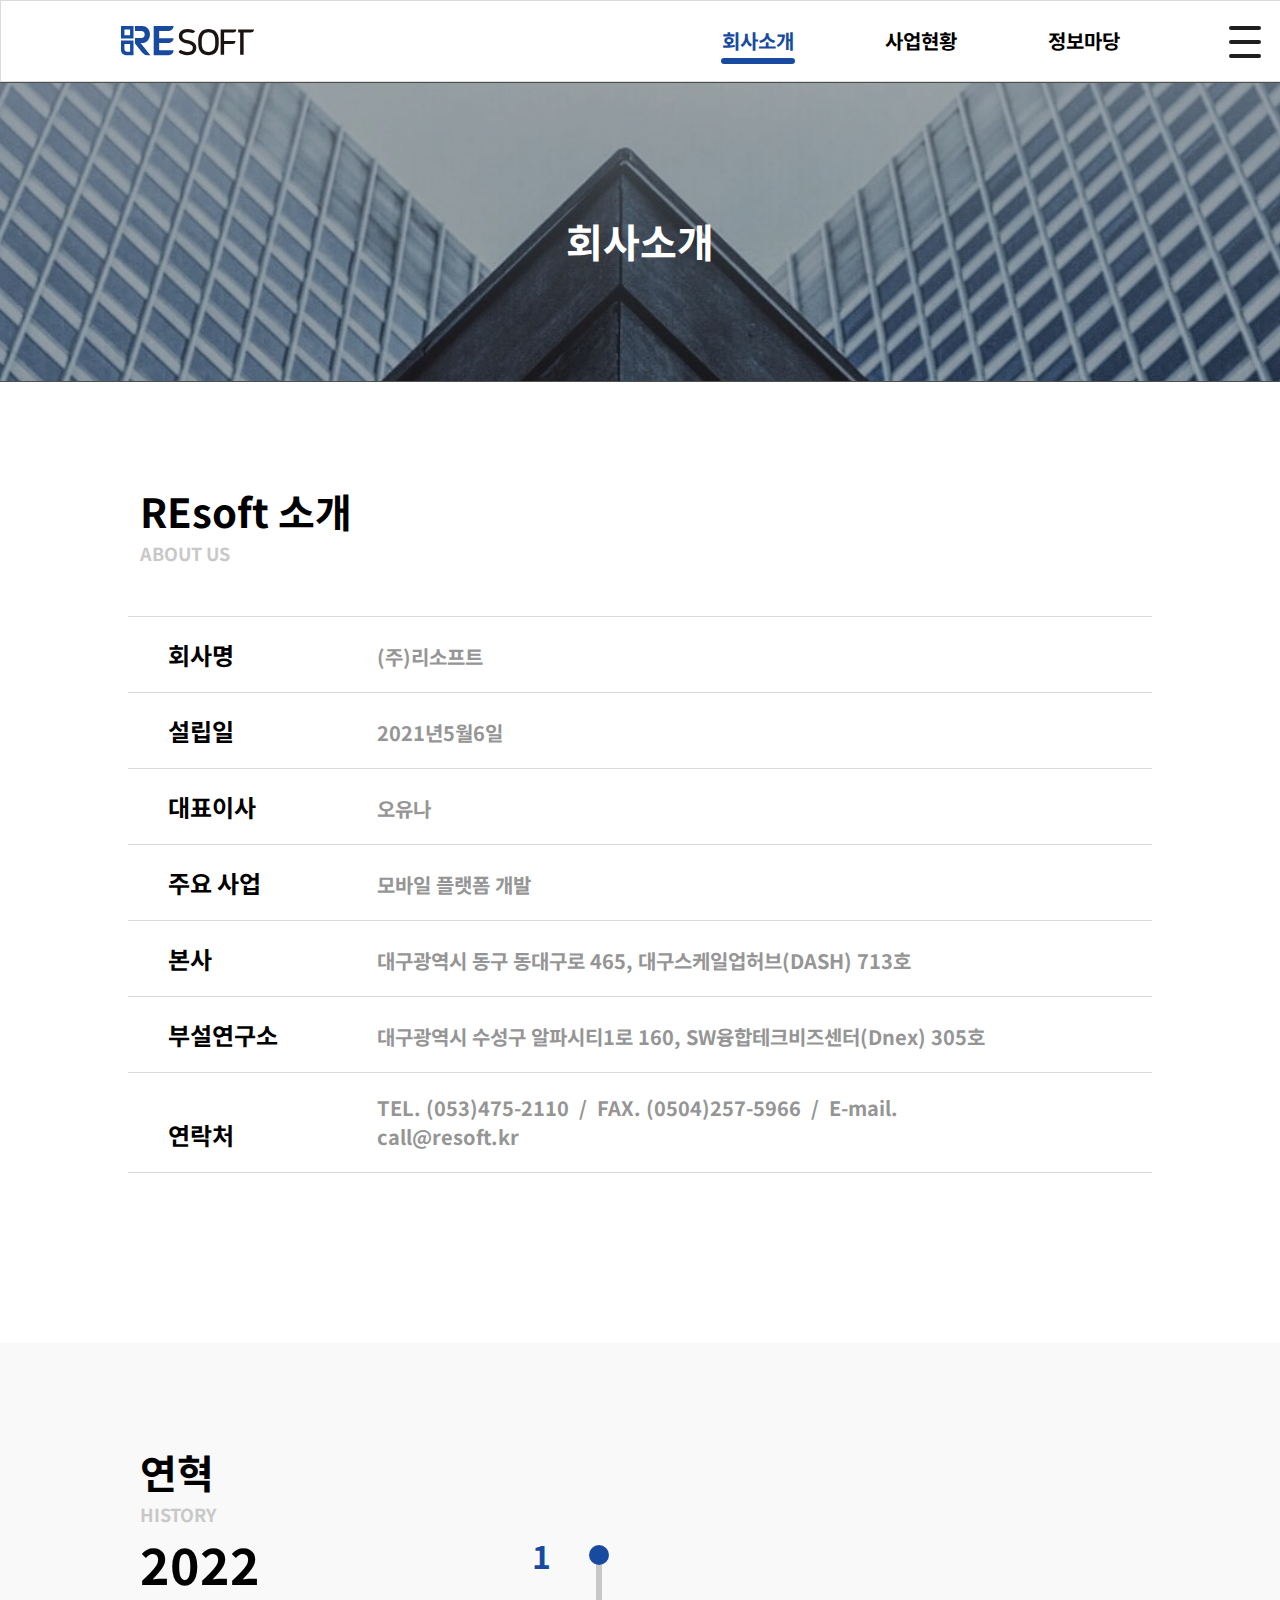
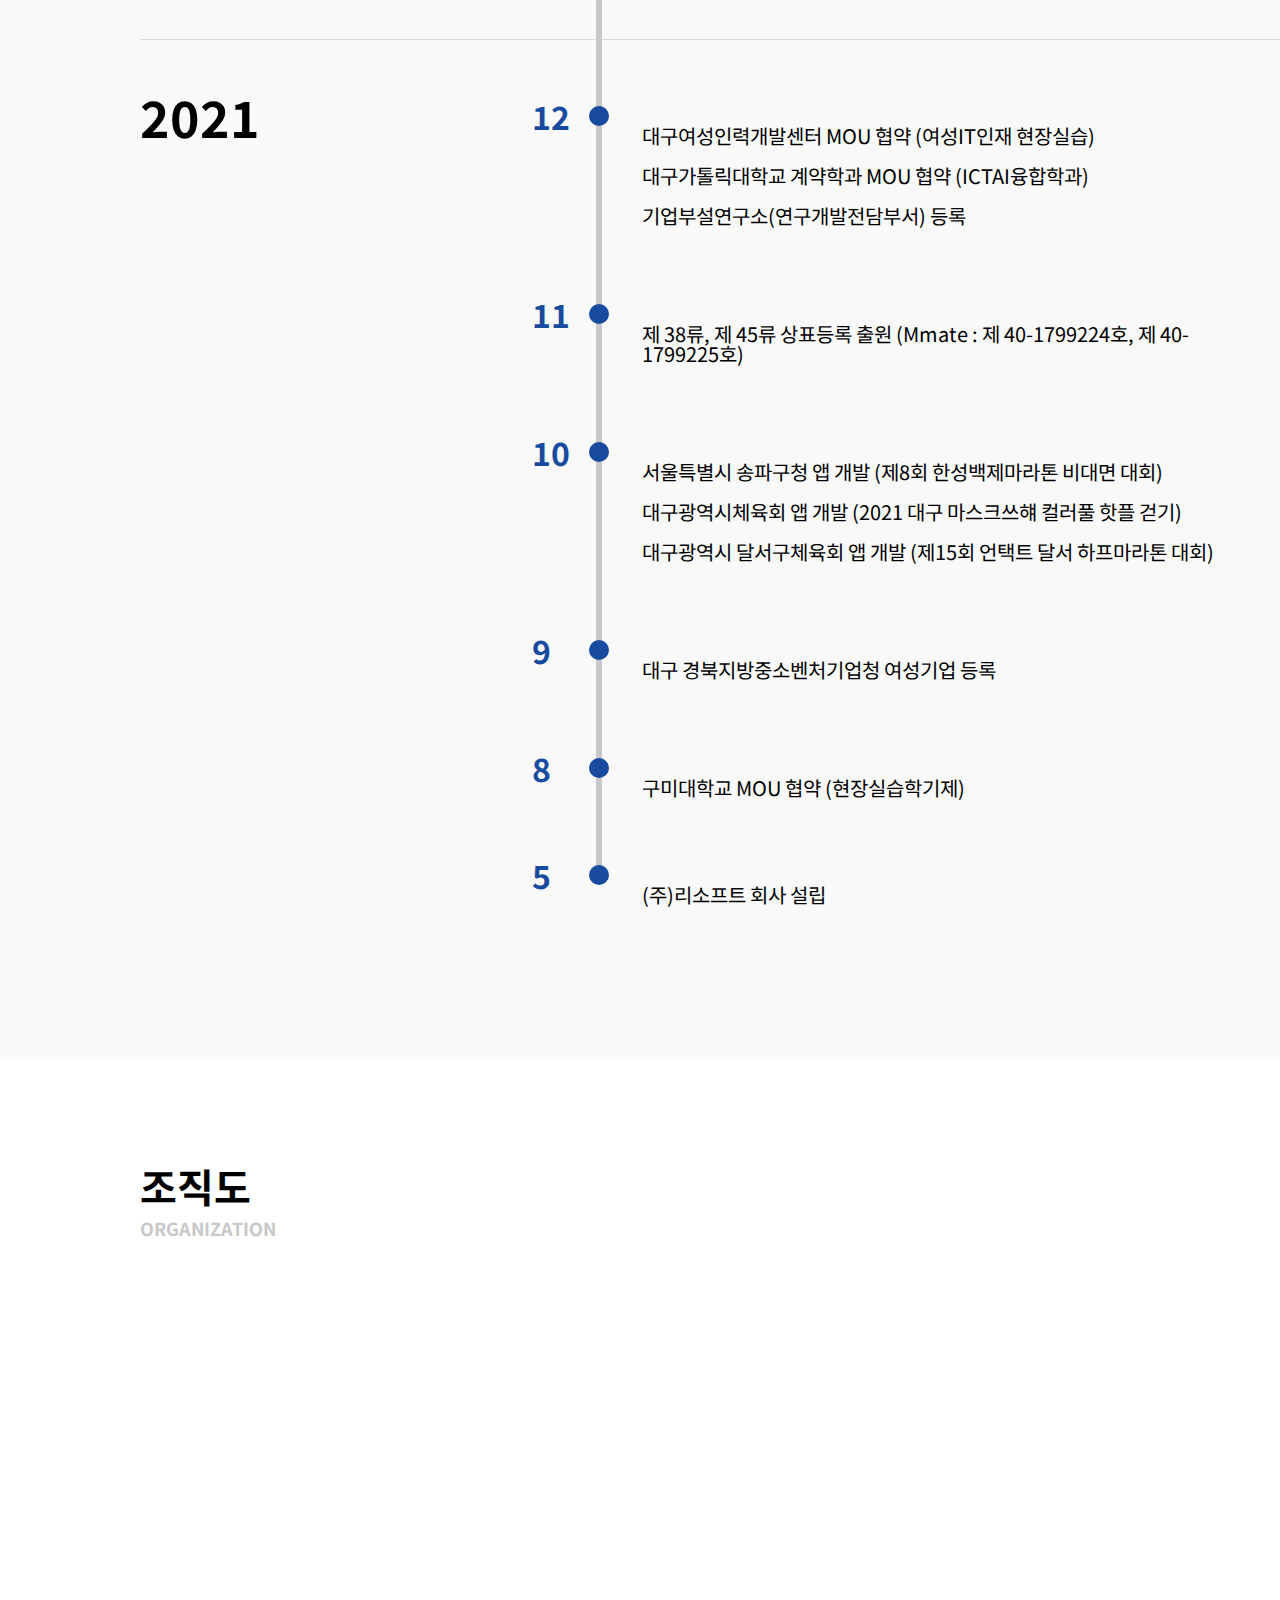
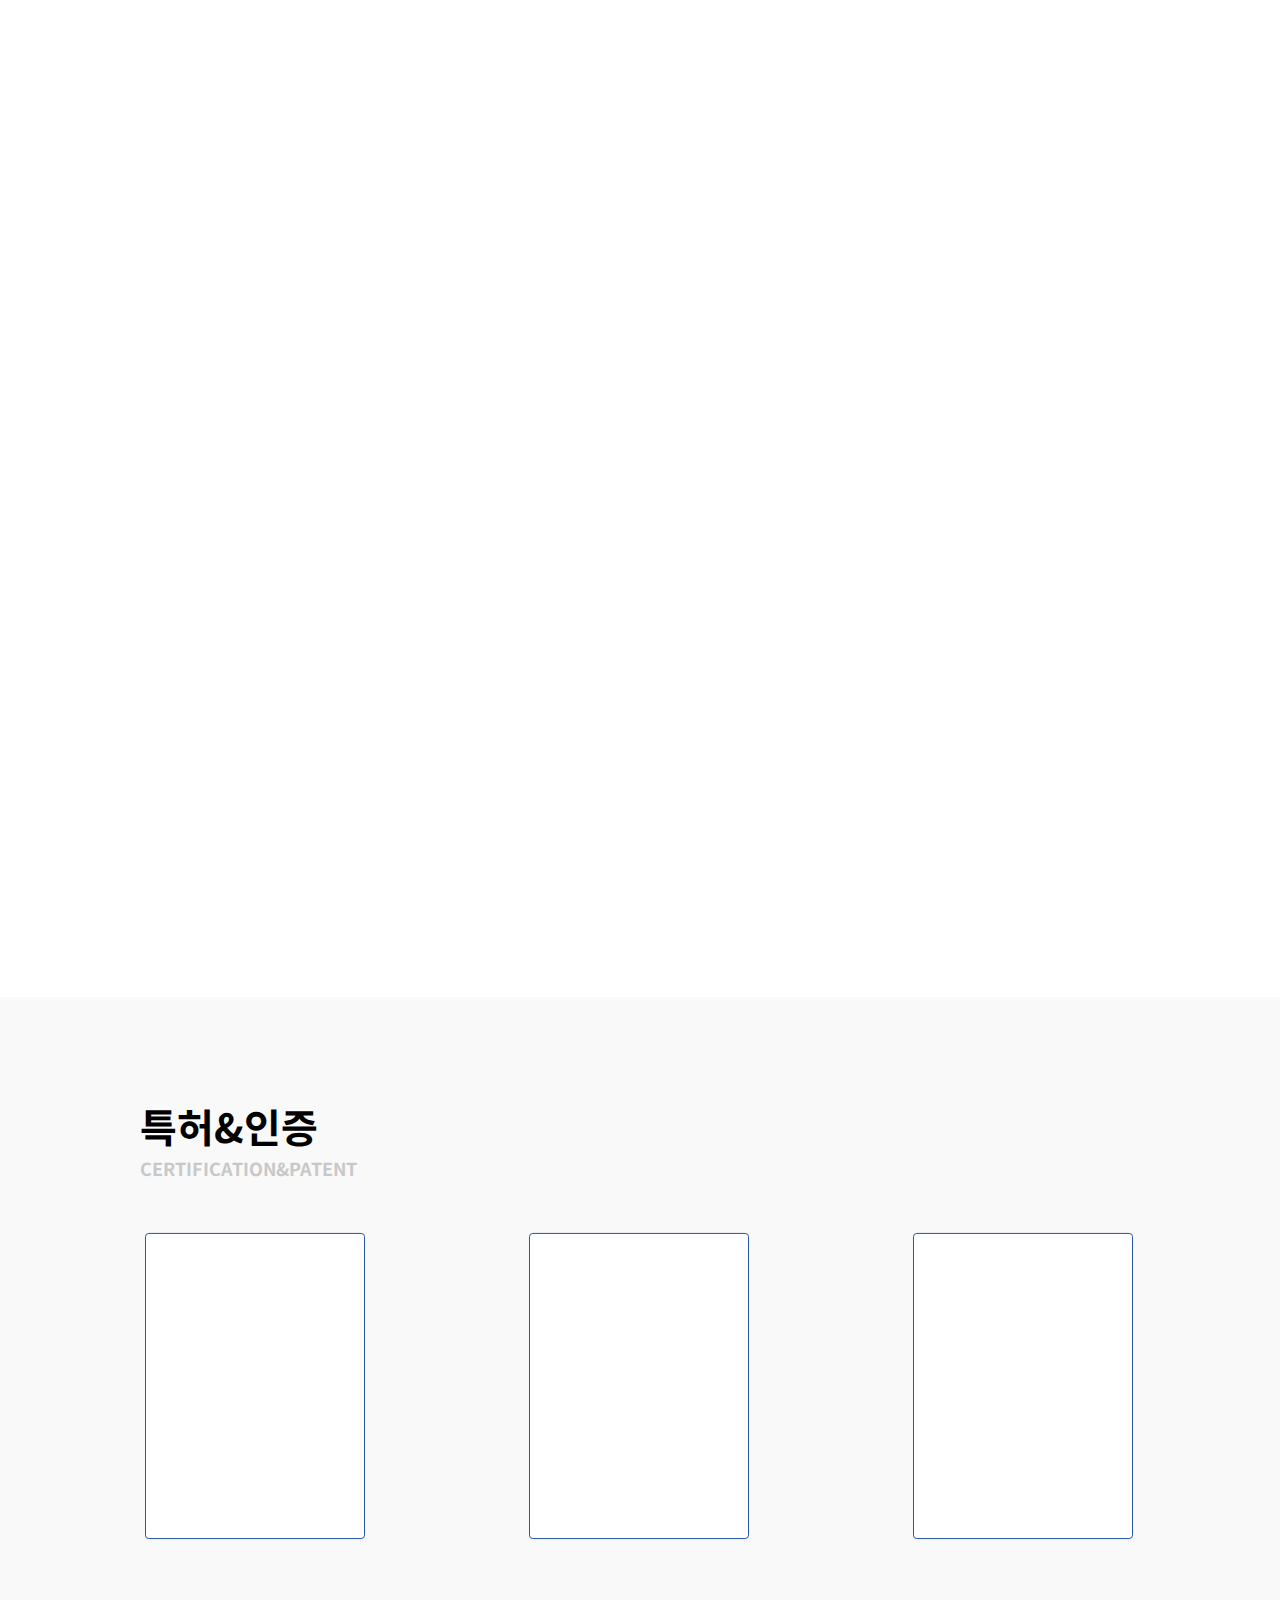
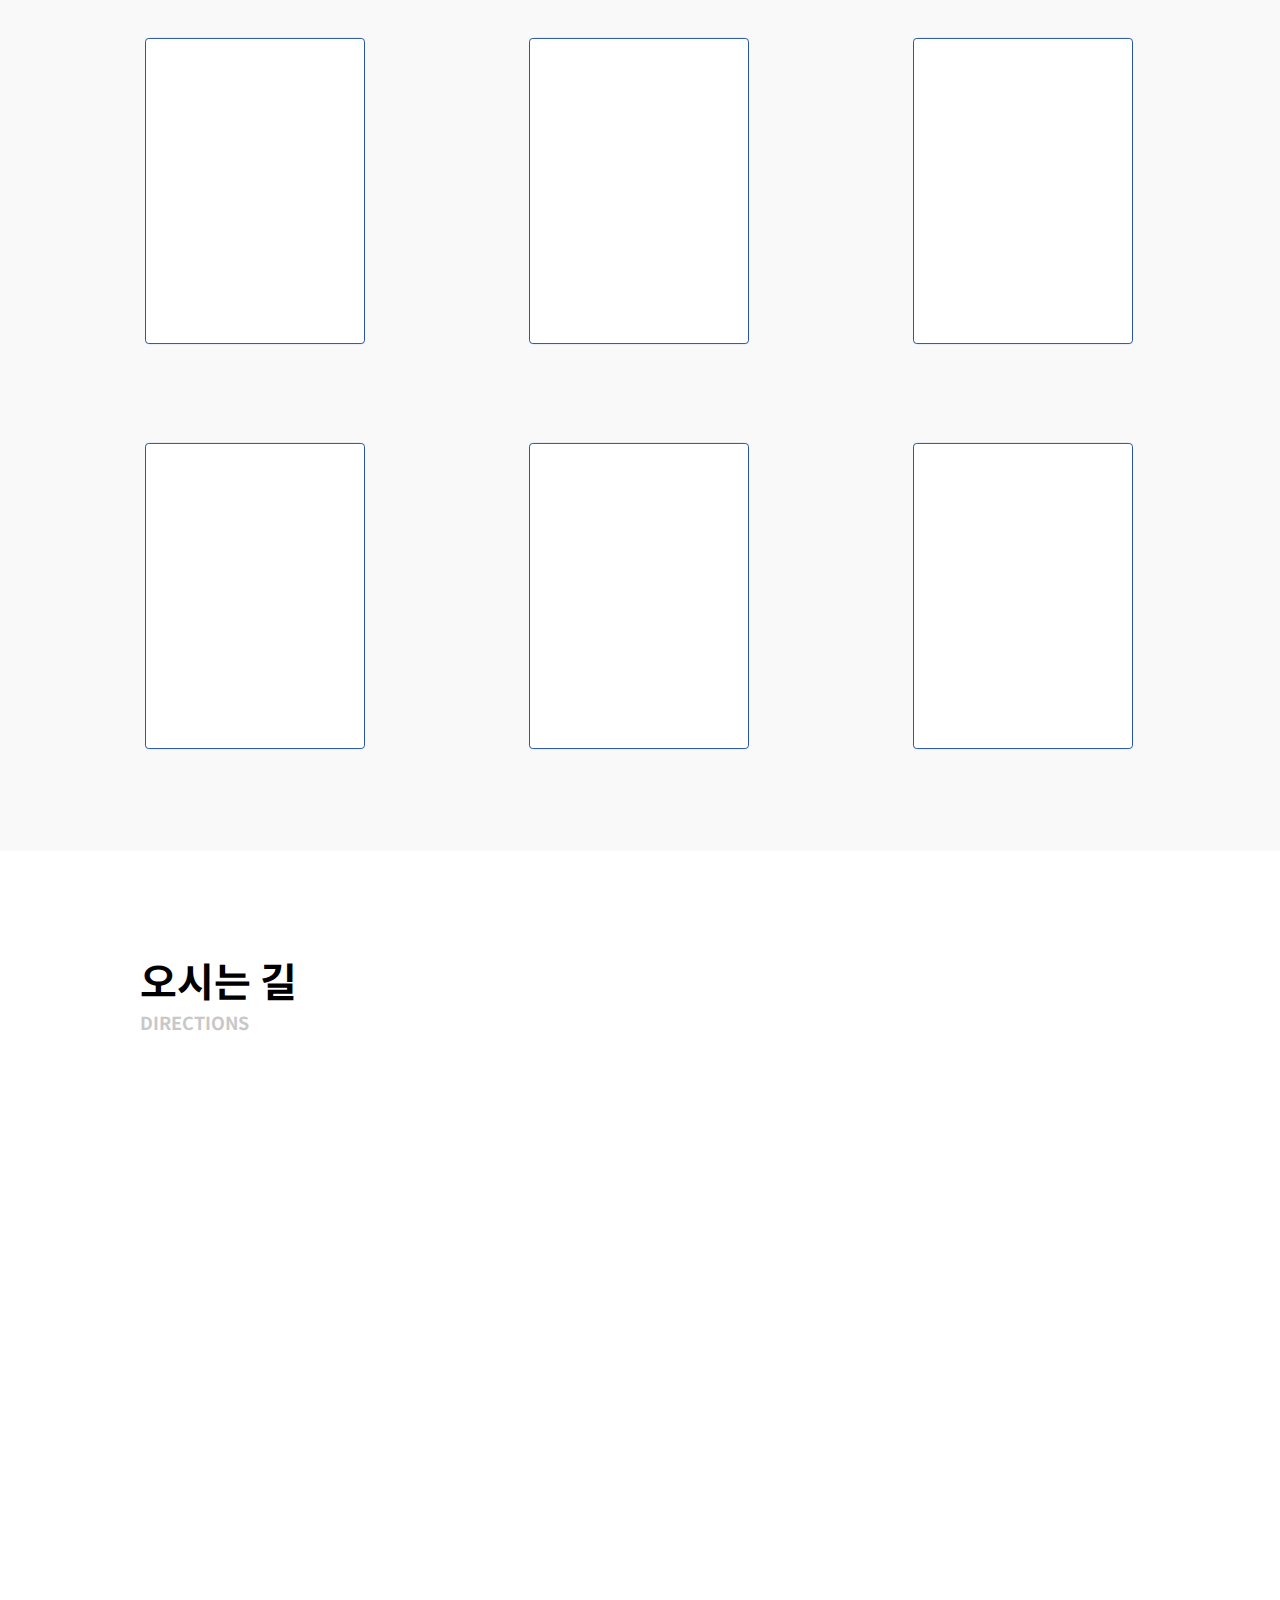
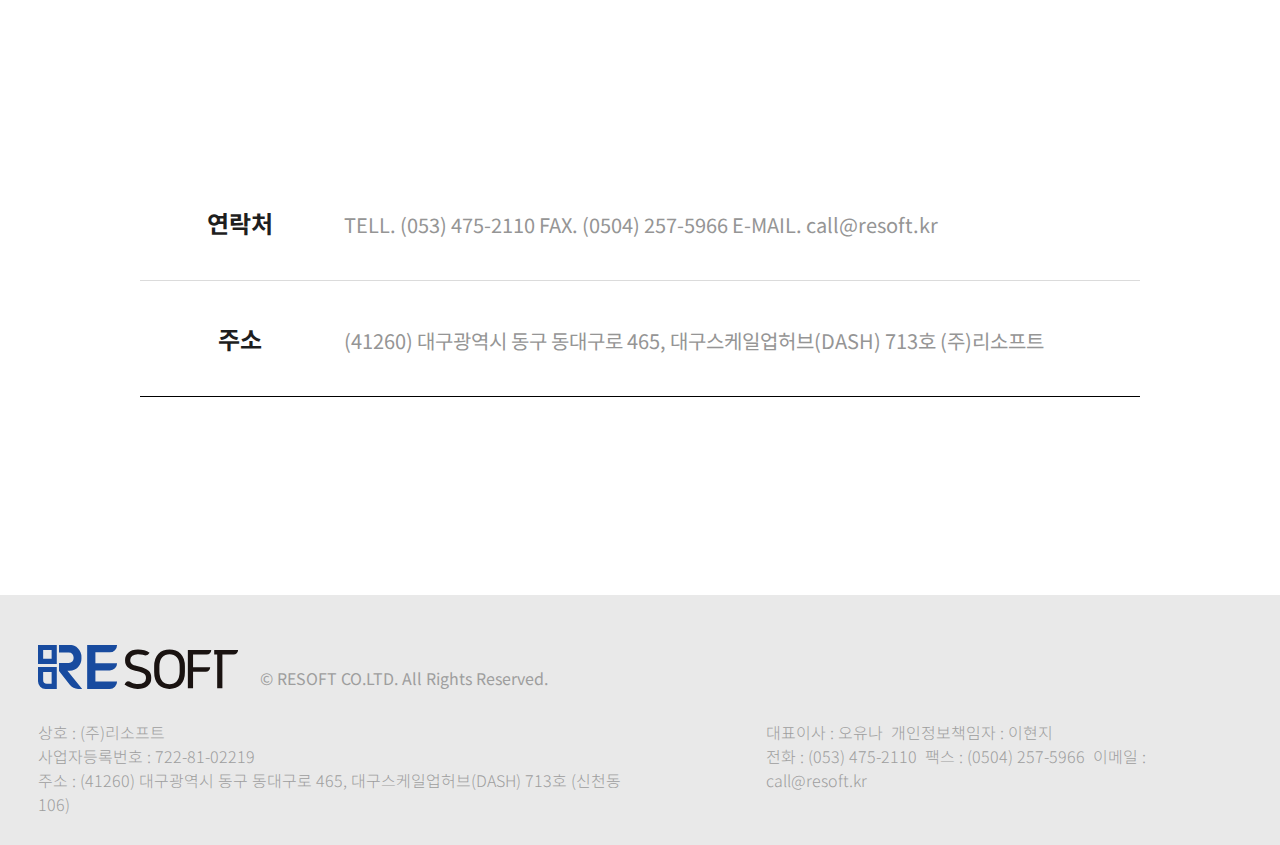
<file: company-introduce.html>
<!DOCTYPE html>
<html lang="en">

<head>
    <meta charset="UTF-8">
    <meta http-equiv="X-UA-Compatible" content="IE=edge">
    <meta name="viewport" content="width=device-width, initial-scale=1.0">
    <title>Resoft</title>
    <!-- 페이지 css -->
    <link rel="stylesheet" href="./css/company-introduce.css">
    <!-- 카카오맵 -->
    <script src="//dapi.kakao.com/v2/maps/sdk.js?appkey=4b8ac5f2e5204d17b391881370e8eb0f"></script>
    <!-- wowjs -->
    <link rel="stylesheet" href="./css/animate.css">
    <script src="./js/wow.min.js"></script>
    <script>
	    new WOW().init();
    </script>
    <script src="https://code.jquery.com/jquery-3.6.0.min.js"
        integrity="sha256-/xUj+3OJU5yExlq6GSYGSHk7tPXikynS7ogEvDej/m4=" crossorigin="anonymous"></script>
</head>

<body>
    <header>
        <div class="header-con-wrap">
            <div class="ci-logo"><a href="./index.html"><img src="./img/nav/CI_color.svg" alt=""></a></div>
            <nav>
                <ul class="nav-text">
                    <a href="./company-introduce.html">
                        <li>회사소개</li>
                        <div class="underline under-1"></div>
                    </a>
                    <a href="./Ecoce.html">
                        <li>사업현황</li>
                        <div class="underline under-2"></div>
                    </a>
                    <a href="./REsoft-gichan.html">
                        <li>정보마당</li>
                        <div class="underline under-3"></div>
                    </a>
                </ul>
            </nav>
            <div class="hamburger-menu"></div>
        </div>
        <div class="hide-nave">
            <div class="hide-nav-texts">
                <div class="hide-nav-con-wrap">
                    <div class="small-size-nav-wrap">
                        <ul class="slide-nav-text">
                            <a href="./company-introduce.html">
                                <li>회사소개</li>
                            </a>
                            <a href="./Ecoce.html">
                                <li>사업현황</li>
                            </a>
                            <a href="./REsoft-gichan.html">
                                <li>정보마당</li>
                            </a>
                        </ul>
                    </div>
                    <div class="hide-nav-flex-wrap">
                        <ul class="slide-nav-text-1">
                            <a href="./company-introduce.html#about-us">
                                <li>REsoft소개</li>
                            </a>
                            <a href="./company-introduce.html#history">
                                <li>연혁</li>
                            </a>
                            <a href="./company-introduce.html#organization">
                                <li>조직도</li>
                            </a>
                            <a href="./company-introduce.html#certification">
                                <li>특허&인증</li>
                            </a>
                            <a href="./company-introduce.html#directions">
                                <li>오시는 길</li>
                            </a>
                        </ul>
                        <ul class="slide-nav-text-2">
                            <a href="./Ecoce.html#ecoce-wrap">
                                <li>ECOCE</li>
                            </a>
                            <a href="./Ecoce.html#moado">
                                <li>moaDo</li>
                            </a>
                            <a href="./Ecoce.html#ETC">
                                <li>Etc</li>
                            </a>
                        </ul>
                        <ul class="slide-nav-text-3">
                            <a href="./fivepage.html">
                                <li>REsoft소식</li>
                            </a>
                        </ul>
                    </div>
                </div>
            </div>
        </div>
    </header>
    <div class="intro">
        <h1>회사소개</h1>
    </div>
    <div id="about-us">
        <div class="title">
            <p>REsoft 소개</p>
            <p>ABOUT US</p>
        </div>
        <div class="about-box">
            <hr>
            <div class="about-box-text">
                <p>회사명</p>
                <p>(주)리소프트</p>
            </div>
            <hr>
            <div class="about-box-text">
                <p>설립일</p>
                <p>2021년5월6일</p>
            </div>
            <hr>
            <div class="about-box-text">
                <p>대표이사</p>
                <p>오유나</p>
            </div>
            <hr>
            <div class="about-box-text">
                <p>주요 사업</p>
                <p>모바일 플랫폼 개발</p>
            </div>
            <hr>
            <div class="about-box-text">
                <p>본사</p>
                <p>대구광역시 동구 동대구로 465, 대구스케일업허브(DASH) 713호</p>
            </div>
            <hr>
            <div class="about-box-text">
                <p>부설연구소</p>
                <p>대구광역시 수성구 알파시티1로 160, SW융합테크비즈센터(Dnex) 305호</p>
            </div>
            <hr>
            <div class="about-box-text">
                <p>연락처</p>
                <p>TEL. (053)475-2110&nbsp;&nbsp;/&nbsp;&nbsp;FAX. (0504)257-5966&nbsp;&nbsp;/&nbsp;&nbsp;E-mail.
                    call@resoft.kr</p>
            </div>
            <hr>
        </div>
    </div>
    <div id="history">
        <div class="title">
            <p>연혁</p>
            <p>HISTORY</p>
        </div>
        <div class="history-box">
            <p>2022</p>
            <hr>
            <p>2021</p>
            <div class="history-content">
                <div>
                    <h2>1</h2>
                </div>
                <div>
                    <h2>12</h2>
                    <ol>
                        <li>대구여성인력개발센터 MOU 협약 (여성IT인재 현장실습)</li>
                        <li>대구가톨릭대학교 계약학과 MOU 협약 (ICTAI융합학과)</li>
                        <li>기업부설연구소(연구개발전담부서) 등록</li>
                    </ol>
                </div>
                <div>
                    <h2>11</h2>
                    <ol>
                        <li>제 38류, 제 45류 상표등록 출원 (Mmate : 제 40-1799224호, 제 40-1799225호)</li>
                    </ol>
                </div>
                <div>
                    <h2>10</h2>
                    <ol>
                        <li>서울특별시 송파구청 앱 개발 (제8회 한성백제마라톤 비대면 대회)</li>
                        <li>대구광역시체육회 앱 개발 (2021 대구 마스크쓰햬 컬러풀 핫플 걷기)</li>
                        <li>대구광역시 달서구체육회 앱 개발 (제15회 언택트 달서 하프마라톤 대회)</li>
                    </ol>
                </div>
                <div>
                    <h2>9</h2>
                    <ol>
                        <li>대구 경북지방중소벤처기업청 여성기업 등록</li>
                    </ol>
                </div>
                <div>
                    <h2>8</h2>
                    <ol>
                        <li>구미대학교 MOU 협약 (현장실습학기제)</li>
                    </ol>
                </div>
                <div>
                    <h2>5</h2>
                    <ol>
                        <li>(주)리소프트 회사 설립</li>
                    </ol>
                </div>
            </div>
        </div>
    </div>
    <div id="organization">
        <div class="title">
            <p>조직도</p>
            <p>ORGANIZATION</p>
        </div>
        <div data-wow-duration="1s" data-wow-delay="0.3s" class="tree wow fadeIn">
            <li class="org-li li-left li-right">
                <p class="org">대표이사</p>
                <ul class="org-ul">
                    <li class="org-li li-left">
                        <p>전략기획부</p>
                        <ul class="work">
                            <li>• 유저 Needs 분석</li>
                            <li>• 고객 수요 확인</li>
                            <li>• BM 설계/기획</li>
                            <li>• 사업화 전략 수립</li>
                            <li>• 사업계획서 작성</li>
                        </ul>
                    </li>
                    <li class="org-li">
                        <p>개발부</p>
                        <ul class="work">
                            <li>• DB 분석/설계</li>
                            <li>• Cloud 서버 관리</li>
                            <li>• 기능 정의</li>
                            <li>• 기능 구현</li>
                            <li>• 기능 테스트</li>
                        </ul>
                    </li>
                    <li class="org-li">
                        <p>디자인부</p>
                        <ul class="work">
                            <li>• 디자인 트렌드 분석</li>
                            <li>• 브랜드 디자인</li>
                            <li>• 웹사이트 디자인</li>
                            <li>• 모바일 앱 디자인</li>
                            <li>• 상품개발 디자인</li>
                        </ul>
                    </li>
                    <li class="org-li">
                        <p>마케팅부</p>
                        <ul class="work">
                            <li>• 서비스 시장조사</li>
                            <li>• 시장동향 분석</li>
                            <li>• 시장성 검증</li>
                            <li>• 온라인 채널 운영</li>
                            <li>• 오프라인 광고</li>
                        </ul>
                    </li>
                    <li class="org-li li-right">
                        <p>경영지원부</p>
                        <ul class="work">
                            <li>• 경영 무 지원</li>
                            <li>• 업무 환경 지원</li>
                            <li>• 세무 업무 지원</li>
                        </ul>
                    </li>
                </ul>
            </li>
        </div>
    </div>
    <div id="certification">
        <div class="title">
            <p>특허&인증</p>
            <p>CERTIFICATION&PATENT</p>
        </div>
        <div class="certification-box">
            <img src="./img/company-introduce/square.svg" alt="">
            <img src="./img/company-introduce/square.svg" alt="">
            <img src="./img/company-introduce/square.svg" alt="">
            <img src="./img/company-introduce/square.svg" alt="">
            <img src="./img/company-introduce/square.svg" alt="">
            <img src="./img/company-introduce/square.svg" alt="">
            <img src="./img/company-introduce/square.svg" alt="">
            <img src="./img/company-introduce/square.svg" alt="">
            <img src="./img/company-introduce/square.svg" alt="">
        </div>
    </div>
    <div id="directions">
        <div class="title">
            <p>오시는 길</p>
            <p>DIRECTIONS</p>
        </div>
        <div id="map"></div>
        <div class="contact-box">
            <div class="contact-text">
                <p>연락처</p>
                <p>TELL. (053) 475-2110 FAX. (0504) 257-5966 E-MAIL. call@resoft.kr</p>
            </div>
            <div class="contact-text">
                <p>주소</p>
                <p>(41260) 대구광역시 동구 동대구로 465, 대구스케일업허브(DASH) 713호 (주)리소프트</p>
            </div>
        </div>
    </div>
    <footer>
        <div class="footer-con-wrap">
            <div class="footer-ci">
                <img src="./img/company-introduce/footer-CI.svg" alt="">
                <p class="footer-copyright">© RESOFT CO.LTD. All Rights Reserved.</p>
            </div>
            <div class="footer-text-wrap">
                <div class="footer-left-con">
                    <p>상호 : (주)리소프트</p>
                    <p>사업자등록번호 : 722-81-02219</p>
                    <p>주소 : (41260) 대구광역시 동구 동대구로 465, 대구스케일업허브(DASH) 713호 (신천동 106)</p>
                </div>
                <div class="footer-right-con">
                    <p>대표이사 : 오유나&nbsp;&nbsp;개인정보책임자 : 이현지</p>
                    <p>전화 : (053) 475-2110&nbsp;&nbsp;팩스 : (0504) 257-5966&nbsp;&nbsp;이메일 : call@resoft.kr</p>
                </div>
            </div>
        </div>
    </footer>
    <script src="./js/map.js"></script>
    <script src="./js/index.js"></script>
</body>
</html>
</file>
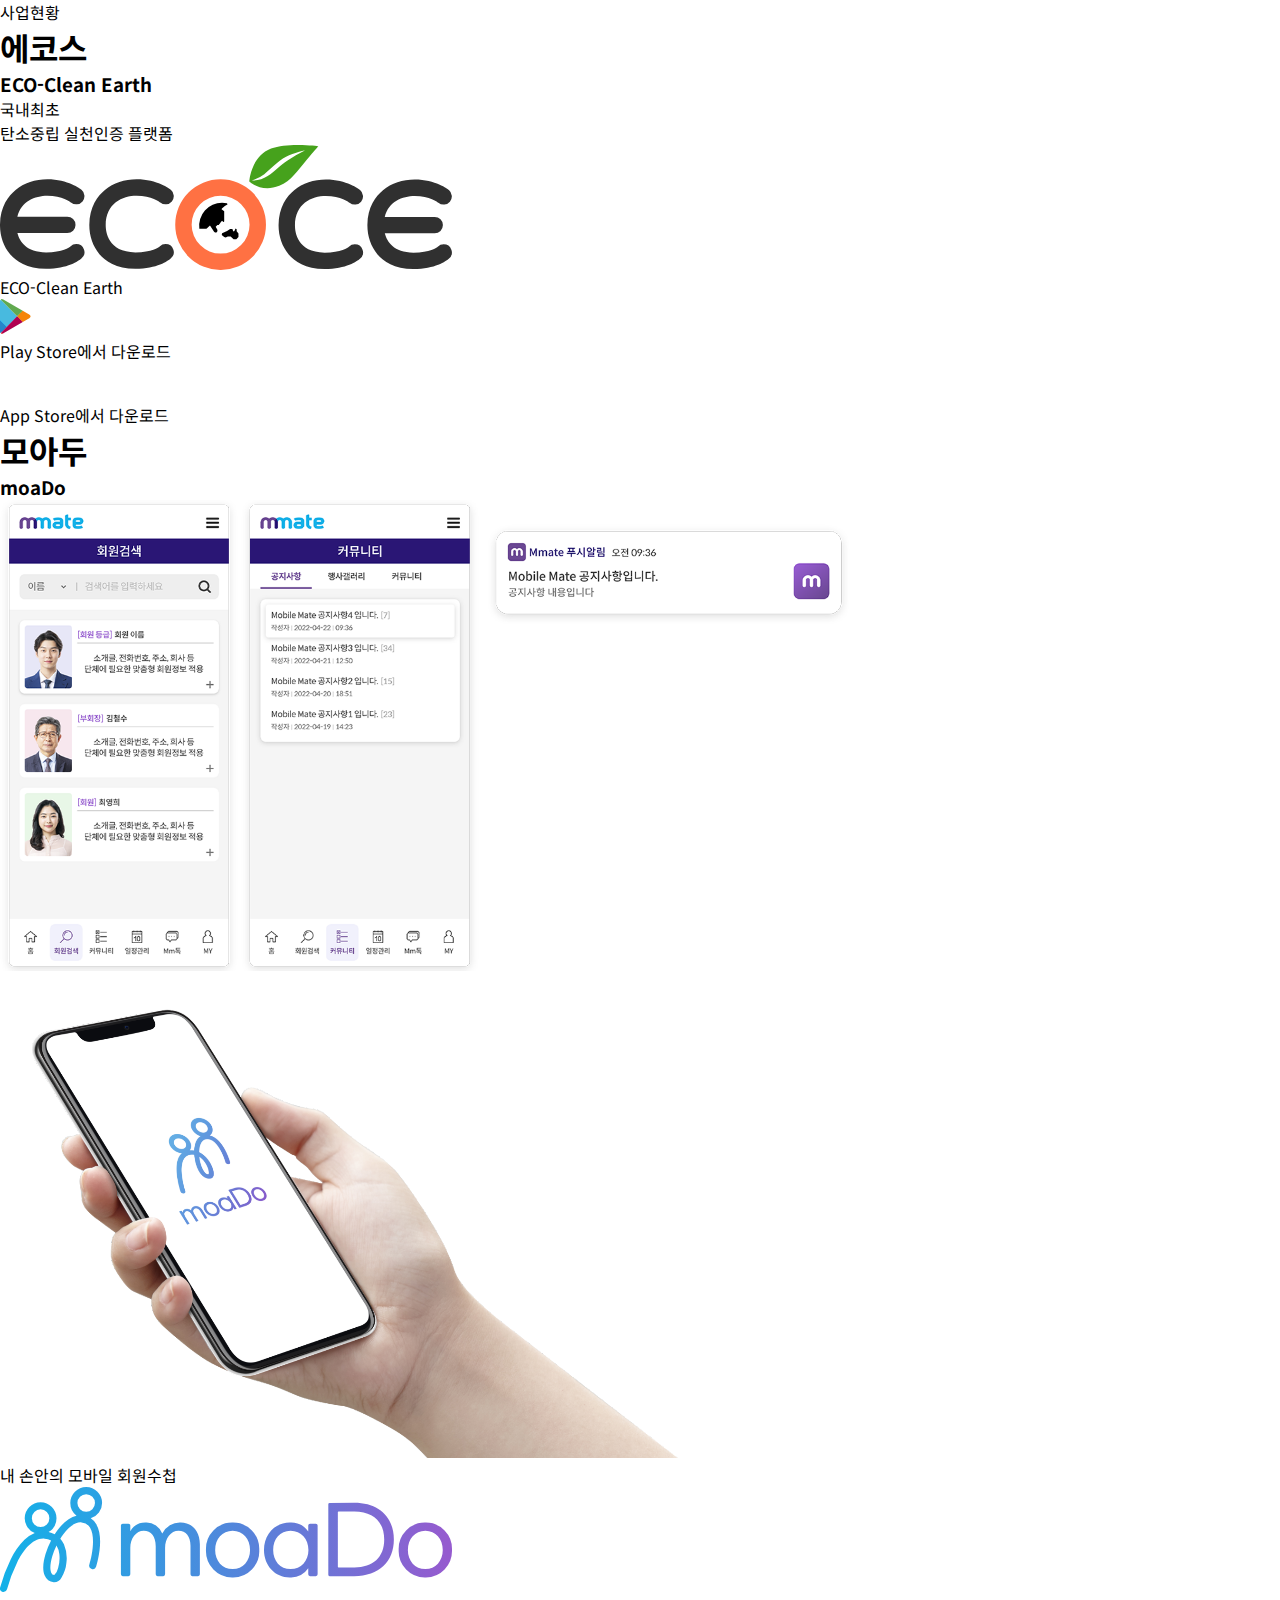
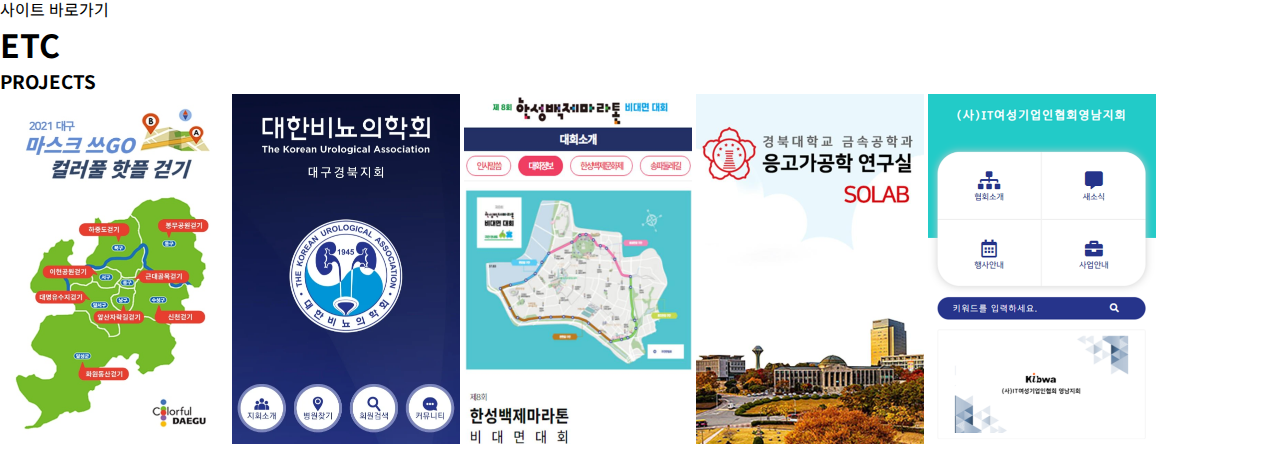
<file: Ecoce.html>
<!DOCTYPE html>
<html lang="ko">
<head>
    <meta charset="UTF-8">
    <meta http-equiv="X-UA-Compatible" content="IE=edge">
    <meta name="viewport" content="width=device-width, initial-scale=1.0">
    <title>Document</title>
    <link rel="stylesheet" href="./css/style.css">
</head>
<body>
<div class="wrap">

<!--사업현황-->
    <div class="state">
        <p class="state-text">사업현황</p>
     </div>

<!--에코스어플 소개-->
<div class="ecoce-wrap">
    <section class="ecoce">
        <div class="ecoce-text">
        <h1 class="ecoce-head">에코스</h1>
        <h3 class="ecoce-second">ECO-Clean Earth</h3>
        </div>
        <div class="ecoce1">
            <div class="ecoce2">
            </div>
        </div>
        <div class="eco-clean-earth">
            <p>국내최초<br>
            탄소중립 실천인증 플랫폼</p>
        </div>
        <div class="eco-clean-earth2">
            <img src="./img/group76.svg" alt="ecoce-image" >
            <p>ECO-Clean Earth</p>
        </div>

        <div class="icon">
        <div class="playstore">
            <img src="./img/group100.svg" alt="playstore-image" >
            <p>Play Store에서 다운로드</p>
        </div>

        <div class="appstore">
            <img src="./img/group102.svg" alt="playstore-image" >
            <p>App Store에서 다운로드</p>
        </div>
        </div>
    </section>
</div>

<!--모아두어플 소개-->      
    <section class="moado">
        
        <div class="moado-text">
            <div class="moado-text2">
            <h1 class="moado-head">모아두</h1>
            <h3 class="moado-second">moaDo</h3>
        </div>
        </div>
        <div class="moado-wrap">
            <div class="moado-wrap2">
                <img src="./img/moado(2).png" alt class="moado-image" >
                <img src="./img/main-visual.png" alt class="moado-hands-image" >
            

            
            <div class="moado-book">
                <p>내 손안의 모바일 회원수첩</p>
            </div>
            
            <div class="moado-text3">
                <img src="./img/pass649.svg" alt="moado-gradient-text" >
                
            </div>

            <div class="icon">
                <div class="site">
                    <p>사이트 바로가기</p>
                </div>

            </div>
        
        </div>
    </section>
        
<!--ETC 소개-->
    <section class="ETC">
        <div class="ETC2">
            <div class="ETC-text">
                <h1 class="ETC-head">ETC</h1>
                <h3 class="ETC-second">PROJECTS</h3>
            </div>

            <img src="./img/mask-group22.png" alt class="mask-group22" >
            <img src="./img/mask-group21.png" alt class="mask-group21" >
            <img src="./img/mask-group20.png" alt class="mask-group20" >
            <img src="./img/mask-group23.png" alt class="mask-group23" >
            <img src="./img/mask-group24.png" alt class="mask-group24" >


        </div>
    </section>

    

</div>
    
    
</body>
</html>
</file>
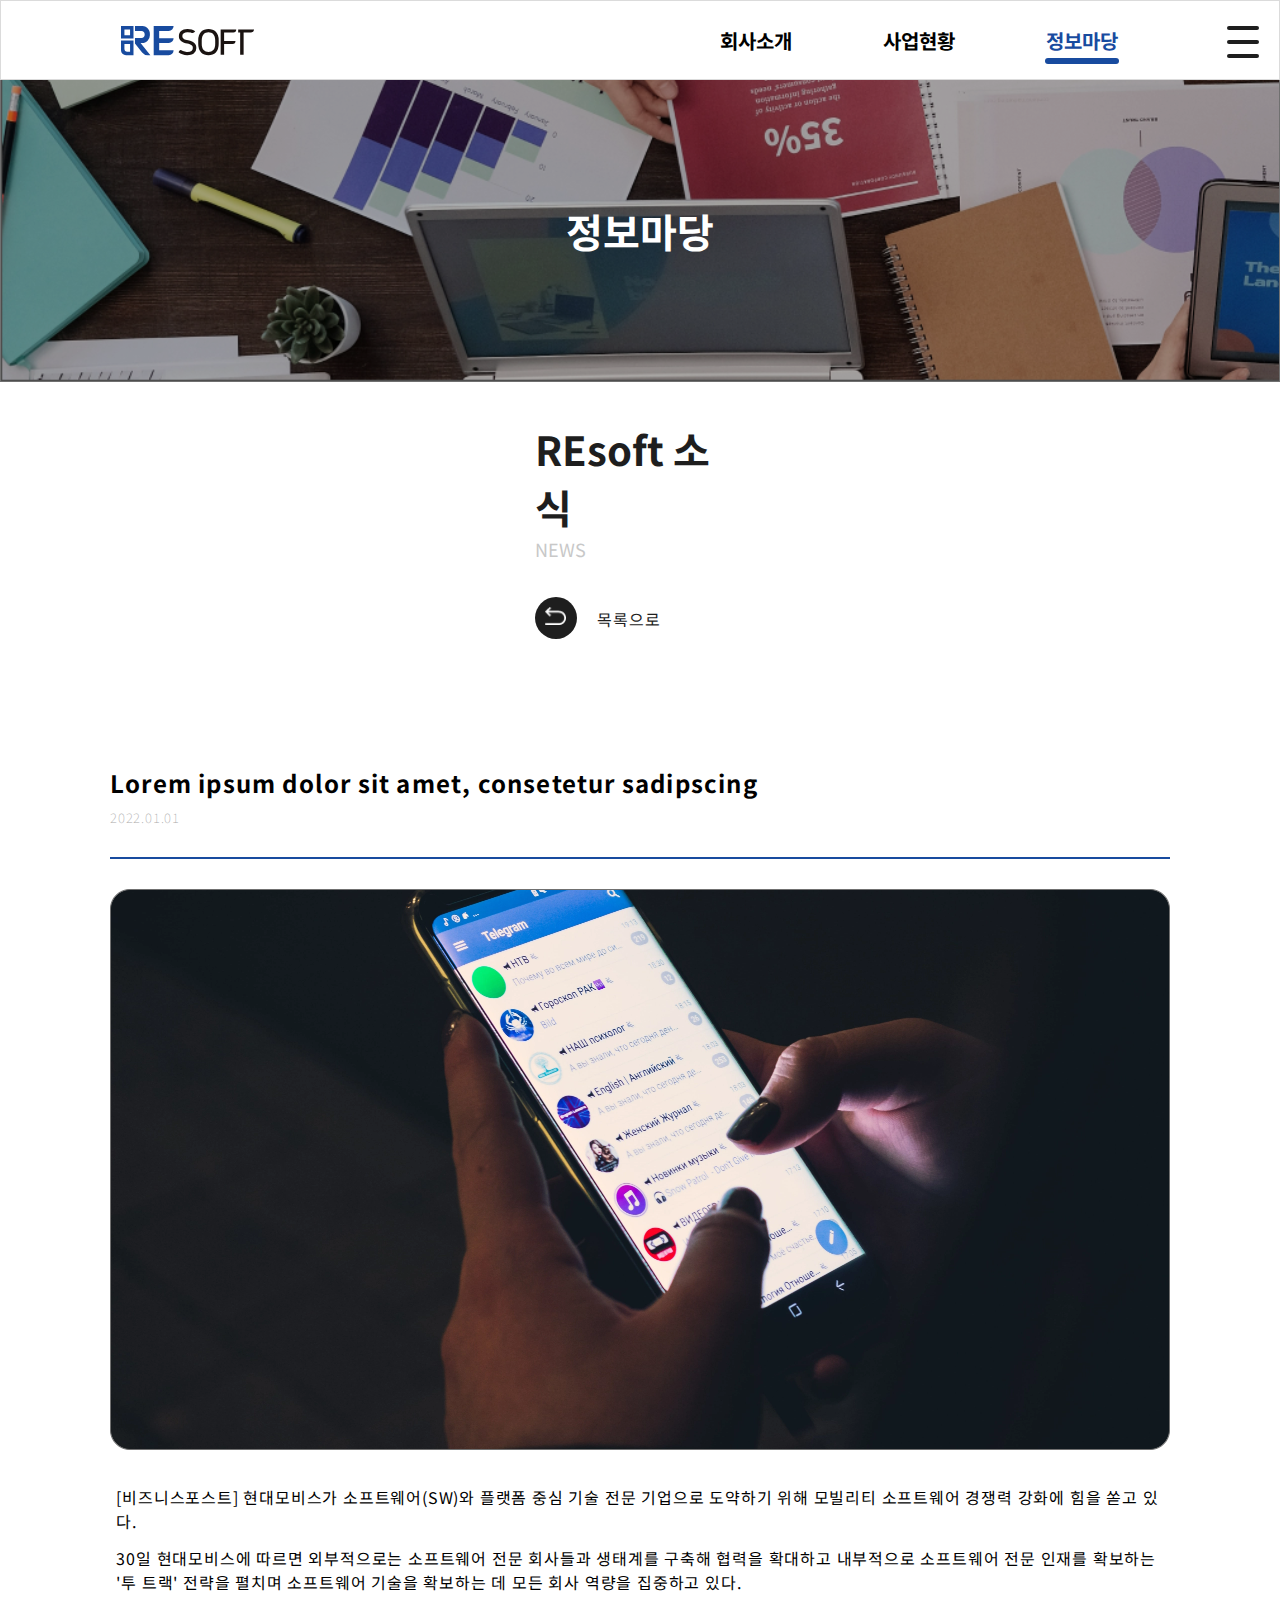
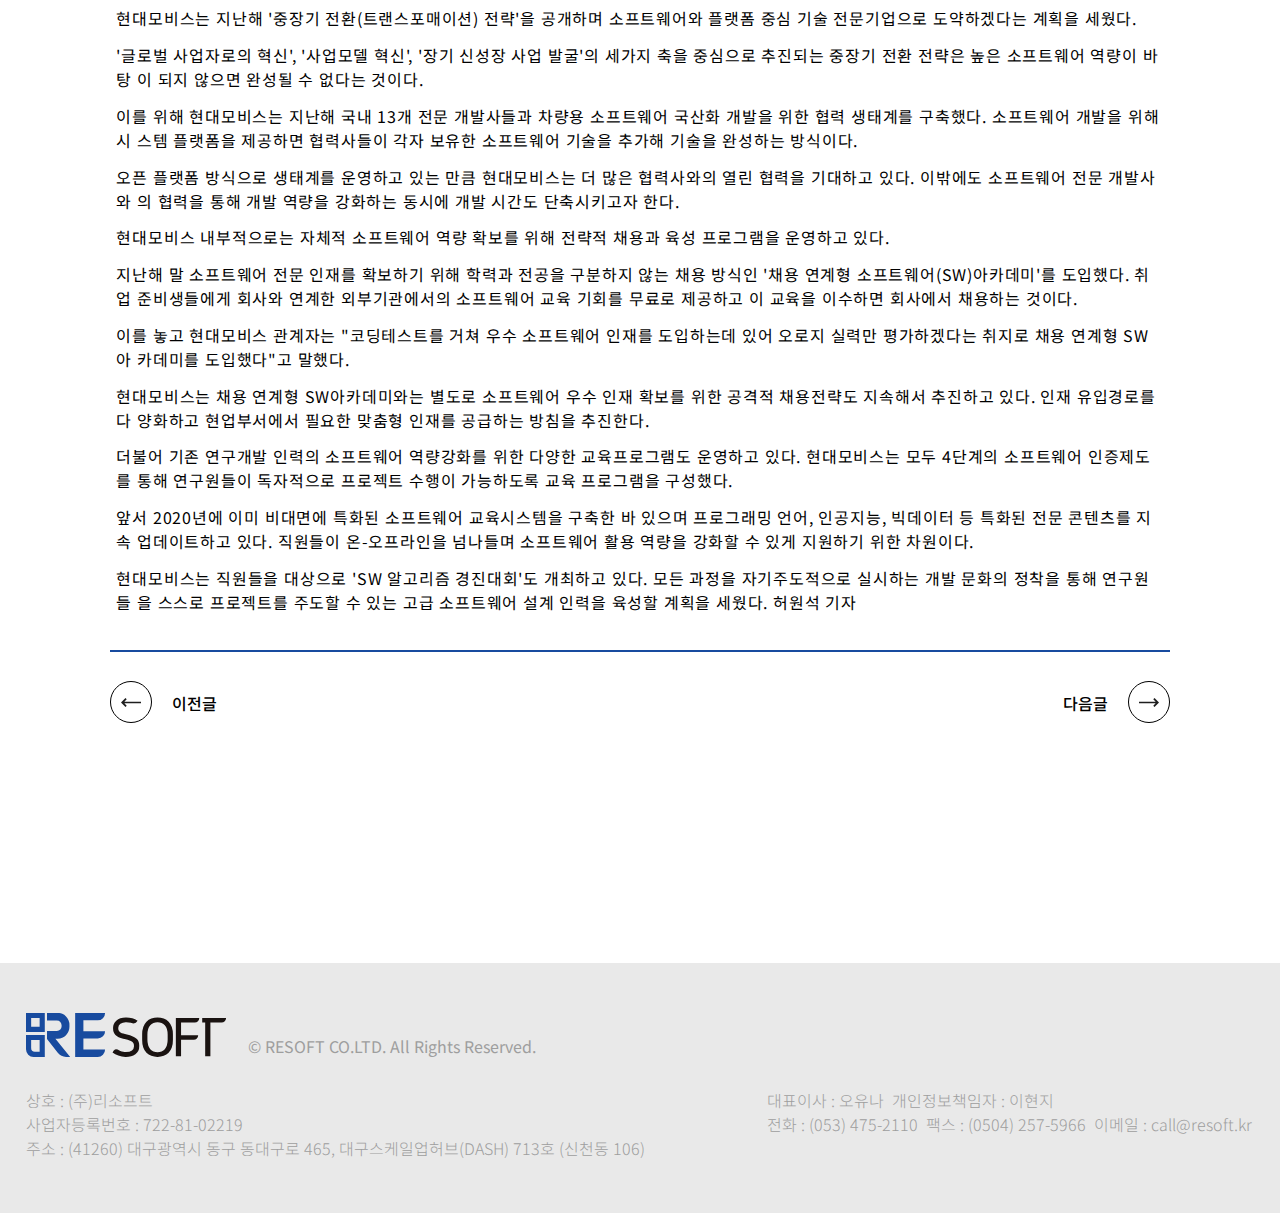
<file: fivepage.html>
<!DOCTYPE html>
<html lang="en">

<head>
   <meta charset="UTF-8">
   <meta http-equiv="X-UA-Compatible" content="IE=edge">
   <meta name="viewport" content="width=device-width, initial-scale=1.0">
   <link rel="stylesheet" href="./css/fivepage.css">
   <script src="https://code.jquery.com/jquery-3.6.0.min.js" integrity="sha256-/xUj+3OJU5yExlq6GSYGSHk7tPXikynS7ogEvDej/m4=" crossorigin="anonymous"></script>
   <title>Resoft</title>
</head>

<body>
   <header>
      <div class="header-con-wrap">
        <div class="ci-logo"><a href="./index.html"><img src="./img/nav/CI_color.svg" alt=""></a></div>
           <nav>
              <ul class="nav-text">
                 <a href="./company-introduce.html"><li>회사소개</li>
                    <div class="underline under-1"></div>
                 </a>
                 <a href="./Ecoce.html"><li>사업현황</li>
                    <div class="underline under-2"></div>
                 </a>
                 
                 <a href="#"><li>정보마당</li>
                    <div class="underline under-3"></div>
                 </a>
              </ul>
           </nav>
           <div class="hamburger-menu"></div>
      </div>
  
      <div class="hide-nave">
         <div class="hide-nav-texts">
            <div class="hide-nav-con-wrap">
               <div class="small-size-nav-wrap">
                  <ul class="slide-nav-text">
                     <a href="./company-introduce.html"><li>회사소개</li></a>
                     <a href="./Ecoce.html"><li>사업현황</li></a>
                     <a href="./REsoft-gichan.html"><li>정보마당</li></a>
                  </ul>
               </div>
            <div class="hide-nav-flex-wrap">
              
                   <ul class="slide-nav-text-1">
                      <a href="./company-introduce.html#about-us"><li>REsoft소개</li></a>
                      <a href="./company-introduce.html#history"><li>연혁</li></a>
                      <a href="./company-introduce.html#organization"><li>조직도</li></a>
                      <a href="./company-introduce.html#certification"><li>특허&인증</li></a>
                      <a href="./company-introduce.html#directions"><li>오시는 길</li></a>
                   </ul>
                   <ul class="slide-nav-text-2">
                      <a href="./Ecoce.html#ecoce-wrap"><li>ECOCE</li></a>
                      <a href="./Ecoce.html#moado"><li>moaDo</li></a>
                      <a href="./Ecoce.html#ETC"><li>Etc</li></a>
                   </ul>
                   <ul class="slide-nav-text-3">
                      <a href="./fivepage.html"><li>REsoft소식</li></a>
                   </ul>
            </div>
            </div>
        </div>
      </div>
     </header>

   <!-- 5page 부분 -->  

   <div class="info-madang-ui">
      <h1 class="info-madang-text">정보마당</h1>
   </div>
   <!-- fivepage 서브 콘텐츠 article -->
   <div class="all-madang">
   <article class="article-news">
      <h1 class="resoft-news">REsoft 소식</h1>
      <ul>
         <li class="small-news">NEWS</li>                 
      </ul>
      <ul class="black-pass">    
         <a href="./REsoft-gichan.html"><li class="info-pass"><img src="./img/infomadang/pass38.png"></li>
         <li class="info-list">목록으로</li>
         </a> 
      </ul>
   </article>
   <!-- fivepage 서브 콘텐츠 section -->
   <section class="info-main-text">
      <div class="madang-line">
      <h2 class="lorem">Lorem ipsum dolor sit amet, consetetur sadipscing</h2>
      <h5 class="info-date">2022.01.01</h5>
      </div>
      <section class="image-main-madang"><img src="./img/infomadang/rectan36.png" alt="">
      <br><br>
      <p>[비즈니스포스트] 현대모비스가 소프트웨어(SW)와 플랫폼 중심 기술 전문 기업으로 도약하기 위해 모빌리티 소프트웨어 경쟁력 강화에 힘을 쏟고 있다.</p>

      <p>30일 현대모비스에 따르면 외부적으로는 소프트웨어 전문 회사들과 생태계를 구축해 협력을 확대하고 내부적으로 소프트웨어 전문 인재를 확보하는 '투 트랙' 전략을 펼치며 소프트웨어 기술을 확보하는 데 모든 회사 역량을 집중하고 있다.</p>  
         
      <p>현대모비스는 지난해 '중장기 전환(트랜스포매이션) 전략'을 공개하며 소프트웨어와 플랫폼 중심 기술 전문기업으로 도약하겠다는 계획을 세웠다.</p>

      <p>'글로벌 사업자로의 혁신', '사업모델 혁신', '장기 신성장 사업 발굴'의 세가지 축을 중심으로 추진되는 중장기 전환 전략은 높은 소프트웨어 역량이 바탕 이 되지 않으면 완성될 수 없다는 것이다.</p>
         
      <p>이를 위해 현대모비스는 지난해 국내 13개 전문 개발사들과 차량용 소프트웨어 국산화 개발을 위한 협력 생태계를 구축했다. 소프트웨어 개발을 위해 시 스템 플랫폼을 제공하면 협력사들이 각자 보유한 소프트웨어 기술을 추가해 기술을 완성하는 방식이다.</p> 
         
      <p>오픈 플랫폼 방식으로 생태계를 운영하고 있는 만큼 현대모비스는 더 많은 협력사와의 열린 협력을 기대하고 있다. 이밖에도 소프트웨어 전문 개발사와 의 협력을 통해 개발 역량을 강화하는 동시에 개발 시간도 단축시키고자 한다.</p>

      <p>현대모비스 내부적으로는 자체적 소프트웨어 역량 확보를 위해 전략적 채용과 육성 프로그램을 운영하고 있다.</p> 
      
      <p>지난해 말 소프트웨어 전문 인재를 확보하기 위해 학력과 전공을 구분하지 않는 채용 방식인 '채용 연계형 소프트웨어(SW)아카데미'를 도입했다. 취업 준비생들에게 회사와 연계한 외부기관에서의 소프트웨어 교육 기회를 무료로 제공하고 이 교육을 이수하면 회사에서 채용하는 것이다.</p> 
      
      <p>이를 놓고 현대모비스 관계자는 "코딩테스트를 거쳐 우수 소프트웨어 인재를 도입하는데 있어 오로지 실력만 평가하겠다는 취지로 채용 연계형 SW아 카데미를 도입했다"고 말했다.</p> 
      
      <p>현대모비스는 채용 연계형 SW아카데미와는 별도로 소프트웨어 우수 인재 확보를 위한 공격적 채용전략도 지속해서 추진하고 있다. 인재 유입경로를 다 양화하고 현업부서에서 필요한 맞춤형 인재를 공급하는 방침을 추진한다.</p> 
      
      <p>더불어 기존 연구개발 인력의 소프트웨어 역량강화를 위한 다양한 교육프로그램도 운영하고 있다. 현대모비스는 모두 4단계의 소프트웨어 인증제도를 통해 연구원들이 독자적으로 프로젝트 수행이 가능하도록 교육 프로그램을 구성했다.</p> 
      
      <p>앞서 2020년에 이미 비대면에 특화된 소프트웨어 교육시스템을 구축한 바 있으며 프로그래밍 언어, 인공지능, 빅데이터 등 특화된 전문 콘텐츠를 지속 업데이트하고 있다. 직원들이 온-오프라인을 넘나들며 소프트웨어 활용 역량을 강화할 수 있게 지원하기 위한 차원이다.</p>
      
      <p>현대모비스는 직원들을 대상으로 'SW 알고리즘 경진대회'도 개최하고 있다. 모든 과정을 자기주도적으로 실시하는 개발 문화의 정착을 통해 연구원들 을 스스로 프로젝트를 주도할 수 있는 고급 소프트웨어 설계 인력을 육성할 계획을 세웠다. 허원석 기자</p>
         <!-- fivepage 서브 콘텐츠 div -->
         <div class="madang-last">
         <ul class="pre-left-button">
            <li class="madang-pre-button"><img src="./img/infomadang/pass39.svg"></li>
            <li class="madang-lee">이전글</li>
         </ul>
         <ul class="next-right-button">
            <li class="madang-da">다음글</li>
            <li class="madang-next-button"><img src="./img/infomadang/pass40.svg"></li>
         </ul>
         </div>   
      </section>
      </div>
   </section>   
   </div>
   <!-- footer 부분 -->
   <footer>
      <div class="footer-con-wrap">
         <div class="footer-ci">
            <img src="./img/footer/footer-CI.svg" alt="">
            <p class="footer-copyright">© RESOFT CO.LTD. All Rights Reserved.</p>
         </div>
         <div class="footer-text-wrap">
            <div class="footer-left-con">
               <p>상호 : (주)리소프트</p> 
               <p>사업자등록번호 : 722-81-02219</p>    
               <p>주소 : (41260) 대구광역시 동구 동대구로 465, 대구스케일업허브(DASH) 713호 (신천동 106)</p>
            </div>
            <div class="footer-right-con">
               <p>대표이사 : 오유나&nbsp;&nbsp;개인정보책임자 : 이현지</p> 
               <p>전화 : (053) 475-2110&nbsp;&nbsp;팩스 : (0504) 257-5966&nbsp;&nbsp;이메일 : call@resoft.kr</p>
            </div>
         </div>
      </div>
   </footer>
</body>
<script src="./js/index.js"></script>
</html>
</file>
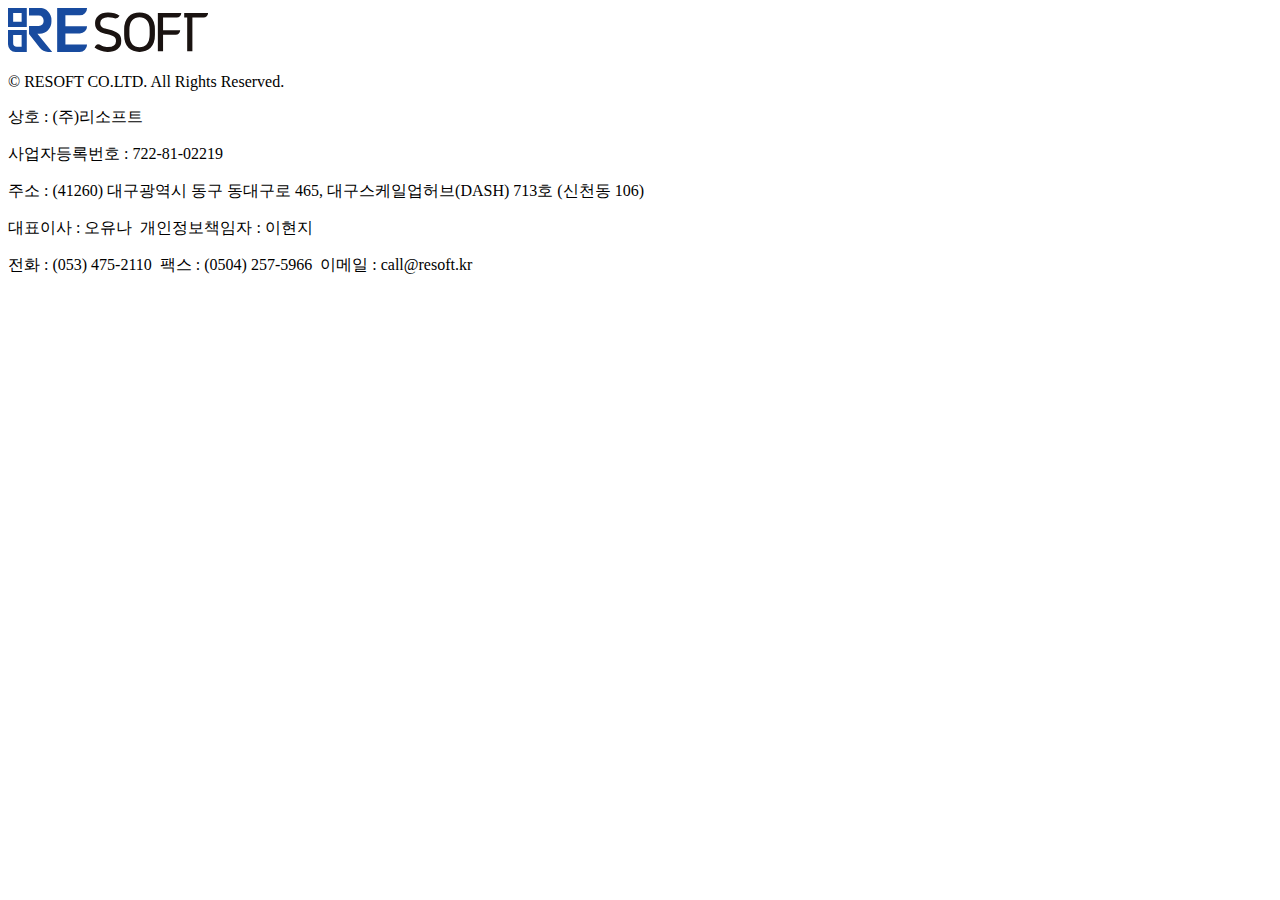
<file: footer.html>
<!DOCTYPE html>
<html lang="en">
<head>
   <meta charset="UTF-8">
   <meta http-equiv="X-UA-Compatible" content="IE=edge">
   <meta name="viewport" content="width=device-width, initial-scale=1.0">
   <title>Document</title>
</head>
<body>
   <!-- footer 부분 -->
   <footer>
      <div class="footer-con-wrap">
         <div class="footer-ci">
            <img src="./img/footer/footer-CI.svg" alt="">
            <p class="footer-copyright">© RESOFT CO.LTD. All Rights Reserved.</p>
         </div>
         <div class="footer-text-wrap">
            <div class="footer-left-con">
               <p>상호 : (주)리소프트</p> 
               <p>사업자등록번호 : 722-81-02219</p>    
               <p>주소 : (41260) 대구광역시 동구 동대구로 465, 대구스케일업허브(DASH) 713호 (신천동 106)</p>
            </div>
            <div class="footer-right-con">
               <p>대표이사 : 오유나&nbsp;&nbsp;개인정보책임자 : 이현지</p> 
               <p>전화 : (053) 475-2110&nbsp;&nbsp;팩스 : (0504) 257-5966&nbsp;&nbsp;이메일 : call@resoft.kr</p>
            </div>
         </div>
      </div>
   </footer>
</body>
</html>
</file>
<file: css/company-introduce.css>
@charset "UTF-8";
@import url('https://fonts.googleapis.com/css2?family=Noto+Sans+KR:wght@400;500;700&display=swap');

* {
    font-family: 'Noto Sans KR', sans-serif;
    margin: 0;
    padding: 0;
    list-style: none;
    scroll-behavior: smooth;
}

/* ------------------header부분 ----------------*/
header {
    position: relative;
    text-align: center;
    top: 0px;
    left: 0px;
    position: fixed;
    width: 100%;
    height: 80px;
    background: #FFFFFF 0% 0% no-repeat padding-box;
    border-left: none;
    border-right: none;
    border: 1px solid #DBDBDB;
    opacity: 1;
    z-index: 90;

}

.header-con-wrap {
    display: inline-block;
    position: relative;
    max-width: 1440px;
    width: 100%;
}

.ci-logo {
    width: fit-content;
    /* position: absolute; */
    padding: 25px 0 0 120px;
}

.ci-logo img {
    width: 133px;
    height: 30px;
    /* filter:invert(100%) sepia(100%) saturate(2%) hue-rotate(190deg) brightness(102%) contrast(101%); */
}

.header-con-wrap nav {
    margin-top: -35px;
    padding-right: 160px;
    float: right;
    width: fit-content;
    margin-right: 0;
}

.nav-text {
    display: flex;
    justify-content: space-between;
    width: 400px;
}

.nav-text a {
    display: block;
    text-decoration: none;
}

.nav-text li {
    display: block;
    letter-spacing: 0px;
    color: #000000;
    opacity: 1;
    font-size: 20px;
    font-weight: bold;
    width: 74px;
    height: 29px;
    cursor: pointer;
    text-transform: uppercase;
}


.nav-text li:hover {
    color: #184B9F;
}

/* .nav-text a:first-of-type li:after, */
/*<- 두번째, 세번째, 네번째 서브 해당되는 사람이면 살려야함*/
.nav-text a:nth-of-type(2) li:after,
/*<- 첫번째, 세번째, 마지막 서브해당되는 사람이면 살려야 함*/
.nav-text a:last-of-type li:after {
    /*<- 첫번째, 두번째 해당되는 서브만 살림*/
    display: block;
    margin-top: 3px;
    content: '';
    height: 6px;
    background: #184B9F;
    border-radius: 3px;
    transform: scaleX(0);
    transition: transform 250ms ease-in-out;
    transform-origin: 0% 50%;
}

/*.nav-text a:first-of-type li:hover:after,*/
/*위와 같은 규칙*/
.nav-text a:nth-of-type(2) li:hover:after,
.nav-text a:last-of-type li:hover:after {
    transform: scaleX(1);
}


.nav-text a:first-of-type li {
    /* position: absolute;
    top: 26px;
    left: 1198px; */
    color: #184B9F;
    /*<- 두번째, 세번째, 네번째 서브 해당되는 사람은 주석처리 해야 함*/
}

.nav-text .underline {
    margin-top: 3px;
    width: 74px;
    height: 6px;
    background: #184B9F;
    border-radius: 3px;
}

/*.under-1{
     visibility: hidden;  
 }*/
.nav-text .under-2 {
    display: none;
    /*<-두번째 서브 페이지는 주석처리 하고, 나머지 1이랑3은 살림*/
}

.nav-text .under-3 {
    display: none;
    /*<-세번째,네번째(마지막) 서브 페이지는 주석처리 함 위의
    under-1,2는 살려야 함*/
}



/*.nav-text a:nth-of-type(2) li{
     /* color: #184B9F;} */
/*<- 첫번째 세번째 네번째 서브 담당자는 주석처리해야함*/

/*.nav-text a:last-of-type li{
     /* color: #184B9F;} */
/*<-첫번째, 두번째 서브 담당자는 주석처리 해야함*/


.hamburger-menu {
    position: absolute;
    top: 25px;
    right: 0;
    width: 32px;
    height: 32px;
    cursor: pointer;
    background: transparent url('../img/nav/hamburger_menu_black.svg') 0% 0% no-repeat padding-box;
    opacity: 1;
}

.hide-nave {
    /* top: 24px;
    left: 0px; */
    width: 100%;
    height: 263px;
    display: none;
}

.hide-nav-texts {
    position: absolute;
    top: 79px;
    right: 0;
    width: 100%;
    height: 207px;
    background: #184B9F 0% 0% no-repeat padding-box;
    border: 1px solid #707070;
    border-top: none;
    opacity: 0.9;
    color: #FFFFFF;
}

.hide-nav-texts a {
    text-decoration: none;
    color: #FFFFFF;
}

.hide-nav-con-wrap {
    position: relative;
    max-width: 1440px;
    width: 100%;
    margin: 0 auto;
}

.small-size-nav-wrap {
    position: absolute;
    width: 400px;
    top: 12px;
    right: 160px;
    margin-bottom: 16px;
    display: none;
}

.slide-nav-text a:last-of-type li {
    padding-right: 18px;
}

.slide-nav-text a:nth-of-type(2) li {
    padding-left: 18px;
}

.slide-nav-text {
    display: flex;
    justify-content: space-between;
}

.hide-nav-flex-wrap {
    position: absolute;
    display: flex;
    justify-content: space-between;
    width: 400px;
    top: 12px;
    right: 160px;

}

.hide-nav-texts a li {
    text-align: left;
    padding-bottom: 5px;
    letter-spacing: 0px;
    opacity: 1;
    cursor: pointer;
}

.hide-nav-texts {
    display: none;
}

/* ------------------------------회사소개 그림부분------------------ */
.intro {
    margin-top: 82px;
    left: 0px;
    width: 100%;
    height: 300px;
    position: relative;
}
.intro::before {
    content: "";
    background: url('../img/company-introduce/title.png');
    background-position: center;
    background-size: cover;
    filter: brightness(70%);
    position: absolute;
    top: 0px;
    left: 0px;
    right: 0px;
    bottom: 0px;
}
.intro h1{
    top: 130px;
    text-align:center;
    line-height:800px;
    position:relative;
    font: normal normal bold 40px/58px Noto Sans KR;
    letter-spacing: 0px;
    color: #FFFFFF;
    z-index: 85;
}

/* -------------------------REsoft 소개 부분---------------------- */
#about-us {
    width: 100%;
    background-color: white;
}

.title {
    max-width: 1440px;
    margin: auto;
    padding-top: 100px;
    font-size: 40px;
    font-weight: bold;
}

.title p:last-child {
    font-size: 18px;
    color: #C8C8C8;
    text-align: left;
}

#about-us .about-box {
    max-width: 1440px;
    width: 90%;
    margin: 50px auto;
    padding-bottom: 100px;
}

.about-box hr {
    margin: 20px 0 20px 0;
    border: 0px;
    border-top: 1px solid #DBDBDB;
}

.about-box-text p {
    display: inline-block;
}

.about-box-text p:first-child {
    width: 200px;
    margin-left: 40px;
    font-size: 24px;
    font-weight: bold;
}

.about-box-text p:last-child {
    font-size: 20px;
    color: #959595;
    font-weight: bold;
}

.about-box-text2 {
    display: inline;
}

/* -----------------------------------연혁----------------------------- */
#history {
    width: 100%;
    height: 1314px;
    background: #F9F9F9 0% 0% no-repeat padding-box;
    opacity: 1;
}

.history-box {
    width: auto;
    max-width: 1140px;
    margin-top: 50px;
    margin: auto;
    height: 980px;
}

.history-box p {
    font-size: 50px;
    font-weight: bold;
}

.history-box hr {
    margin-top: 40px;
    margin-bottom: 40px;
    border: 0px;
    border-top: 1px solid #DBDBDB;
}

.history-content {
    width: 60%;
    top: -190.25px;
    left: 389px;
    border-left: 6px solid #C8C8C8;
    height: 905px;
    position: relative;
}

/* 연혁 큰 숫자 */
.history-content h2 {
    top: -30px;
    font-size: 32px;
    color: #184B9F;
    position: relative;
    left: -70px;
}

/* 연혁 동그라미 */
.history-content h2::before {
    content: "";
    position: absolute;
    left: 57px;
    top: 50%;
    width: 20px;
    height: 20px;
    border-radius: 100%;
    background: #184B9F;
    transform: translateY(-50%);
    box-sizing: border-box;
}

.history-content ol {
    top: -43px;
    position: relative;
    list-style: none;
}

/* 연혁 내용 */
.history-content li {
    margin-left: 40px;
    margin-bottom: 20px;
    font-size: 20px;
    line-height: 20px;
}

.history-content div:first-child {
    margin-bottom: 115px;
}

.history-content div {
    margin-bottom: 50px;
}

.history-content div:last-child {
    position: absolute;
    top: 920px;

}

/* ----------------------------------조직도----------------------------- */
#organization {
    width: 100%;
}

.tree {
    margin: 100px auto;
    margin-bottom: 100px;
    width: 1400px;
    height: 532px;
}

.org-ul {
    padding-top: 70px;
    position: relative;
}

.org-li {
    float: left;
    text-align: center;
    list-style-type: none;
    position: relative;
    padding: 70px 50px 0 50px;
}

.li-left::before,
.li-left::after {
    right: 60%;
}

/* 아래 새로선 */
.org-li::before,
.org-li::after {
    content: '';
    position: absolute;
    top: 0;
    right: 40%;
    border-top: 1px solid #707070;
    width: 170px;
    height: 70px;
}

.org-li::after {
    right: auto;
    left: 50%;
    border-left: 1px solid #707070;
}

.org-li :first-child::after {
    right: auto;
    left: 40%;
    border-left: 1px solid #707070;
}

/*We need to remove left-right connectors from elements without 
any siblings*/
.org-li:only-child::after,
.org-li:only-child::before {
    display: none;
}

/*Remove space from the top of single children*/
.org-li:only-child {
    padding-top: 0;
}

/* 양쪽 선 제거 */
.org-li:first-child::before,
.org-li:last-child::after {
    width: 90px;
    border: 0 none;
}

/* 오른쪽 새로선 */
.org-li:last-child::before {
    border-right: 1px solid #707070;
    border-radius: 0 5px 0 0;
}

/* 위 새로선 */
.org-ul::before {
    content: '';
    position: absolute;
    top: 0;
    left: 50%;
    border-left: 1px solid #707070;
    width: 0;
    height: 70px;
}

.tree li p {
    line-height: 80px;
    width: 194px;
    height: 74px;
    border: 3px solid #184B9F;
    color: #1E1E1E;
    font-size: 26px;
    display: inline-block;
    border-radius: 20px;
}

.org {
    background-color: #184B9F;
    color: #FFFFFF !important;

}

.li-left {
    padding-left: 0;
}

.li-right {
    padding-right: 0;
}

.work {
    margin-top: 40px;
    width: 200px;
}

.work li {
    list-style: none;
    text-align: left;
    font-size: 20px;
    line-height: 38.4px;
    letter-spacing: 0px;
}

/* --------------------------------특허&인증---------------------------- */
#certification {
    width: 100%;
    height: 1454px;
    background: #F9F9F9 0% 0% no-repeat padding-box;
    opacity: 1;
}

.certification-box {
    margin: 50px auto;
    width: 990px;
    height: 1120px;
}

.certification-box img {
    width: 220px;
    height: 310px;
    margin-right: 160px;
    margin-bottom: 90px;
}

.certification-box img:nth-child(3n) {
    margin-right: 0;
}

/* ----------------------------------오시는길----------------------------- */
#directions {
    width: 100%;
}

#map {
    margin: 50px auto;
    margin-bottom: 0;
    width: auto;
    max-width: 1440px;
    height: 680px;
}

.contact-box {
    margin: auto;
    margin-bottom: 200px;
    width: auto;
    max-width: 1440px;
    height: 230px;
}

.contact-text {
    height: 115px;
    border: 0px;
    border-bottom: 1px solid #DBDBDB;
}

.contact-text:last-child {
    border: 0px;
    border-bottom: 1px solid black;
}

.contact-text p {
    display: inline-block;
    line-height: 115px;
}

.contact-text p:first-child {
    width: 250px;
    text-align: center;
    margin-left: 200px;
    font-size: 24px;
    font-weight: bold;
    color: #1E1E1E;
}

.contact-text p:last-child {
    font-size: 20px;
    color: #959595;
}

/* ----------------footer 부분----------------- */

footer {
    position: relative;
    left: 0;
    width: 100%;
    height: 250px;
    background: #E9E9E9 0% 0% no-repeat padding-box;

}

.footer-con-wrap {
    position: absolute;
    left: 0;
    right: 0;
    max-width: 1440px;
    width: 100%;
    margin: 50px auto;
}

.footer-ci {
    display: flex;
    justify-content: space-between;
    max-width: 510px;
}

.footer-ci .footer-copyright {
    padding-top: 21px;
    margin-bottom: 0px;
    color: #9E9E9E;
    font-size: 16px;
    font-weight: 400;
}

.footer-text-wrap {
    width: 100%;
    display: flex;
    margin-top: 30px;
    color: #9E9E9E;
    font-weight: 300;
    font-size: 16px;
    word-wrap: keep-all;
}

.footer-left-con p,
.footer-right-con p {
    margin-bottom: 0;
}

.footer-left-con {
    height: 76px;
    margin-right: 10%;
}

.footer-right-con {
    height: 50px;
    word-wrap: keep-all;
}

@media screen and (min-width:1281px) and (max-width:1500px) {
    .tree{
        width: 93%;
    }
    .org-li{
        padding: 70px 1.1vw 0 1.1vw;
    }
    .history-content{
        left: 30%;
    }
    .title{
        margin-left: 5%;
    }
    .org-li :first-child::after {
        left: 50%;
    }
    .org-li :last-child::before {
        right: 50%;
    }
}

@media screen and (min-width:769px) and (max-width:1280px) {

    .hamburger-menu{
        right: 20px;
    }

    .intro {
        width: 100%;
    }

    .title {
        margin-left: 140px;
    }

    #about-us {
        width: 100%;
    }

    #about-us .about-box {
        width: 80%;
    }
    .about-box-text p:first-child{
        width: 20%;
    }

    .about-box-text p:last-child{
        width: 60%;
    }

    /* ------연혁------- */
    #history {
        width: 100%;
    }

    .history-box {
        margin-left: 140px;
    }

    .history-content {
        left: 40%;
        width: 57%;
    }

    .history-content div {
        margin-bottom: 8%;
    }

    /* ----------조직도------ */
    #organization {
        width: 100%;
    }

    .tree {
        width: 560px;
        height: 1156px;
    }

    .org-li {
        padding-left: 0;
    }

    .org-li:nth-child(n+3) {
        padding-top: 40px;
    }

    .org-li::before {
        right: 50%;
    }

    .org-li :first-child::after {
        left: 35%;
    }

    .org-li:nth-child(2)::before {
        border-right: 1px solid #707070;
    }

    .org-li:nth-child(n+3)::before,
    .org-li:nth-child(n+3)::after {
        border: 0 none;
    }

    .org-li:nth-child(2)::after {
        border: 0 none;
    }

    .org-li:nth-child(2n) {
        padding-right: 0;
    }

    .org-li:nth-child(odd) {
        padding-right: 80px;
    }

    /* -----특허 -------*/
    /* .certification-box {
        margin-left: 150px;
    } */

    /* ------오시는길------ */
    #map {
        margin-top: 50px;
        margin-right: 140px;
        margin-left: 140px;
    }

    .contact-box {
        margin-right: 140px;
        margin-left: 140px;
    }

    .contact-text p:first-child {
        margin-left: 0;
        width: 20%;
    }
    .contact-text p:last-child {
        width: 77%;
        line-height: normal;
    }
    /* --------------footer-------------- */
    .footer-con-wrap{
        width: 94%;
    }
}

@media screen and (min-width:769px) and (max-width:1200px) {
    .hamburger-menu{
        right: 20px;
    }
    .certification-box{
        width: 534px;
    }
    .certification-box img:nth-child(3n){
        display: none;
    }
    .certification-box img{
        margin-right: 0;
    }
    .certification-box img:nth-child(3n+1){
        margin-right: 90px;
    }
}

@media screen and (min-width:941px) and (max-width:1024px) {

    /* nav 부분 */
    .header-con-wrap {
        max-width: 1024px;
    }
}

/* 반응형 - 해상도 940px 이하 */
@media (max-width:940px) {

    /* nav  */
    .header-con-wrap {
        max-width: 1024px;
    }

    .header-con-wrap nav {
        display: none;
    }
    .hamburger-menu{
        right: 20px;
    }

    .small-size-nav-wrap {
        position: relative;
        width: 100%;
        height: 30px;
        right: 0;
        display: block;
        border-bottom: #F8F8F8 1px solid;
    }

    .slide-nav-text {
        position: absolute;
        width: 400px;
        right: 160px;
    }

    .hide-nav-flex-wrap {
        top: 46px;
    }
    /* -----footer --------*/
    footer {
        height: 331px;
    }

    .footer-con-wrap {
        width: 94%;
    }

    .footer-text-wrap {
        flex-direction: column;
    }

    .footer-left-con {
        margin-bottom: 30px;
    }

}

/* 해상도 767이하 */
@media (max-width:768px) {
    .hamburger-menu{
        right: 20px;
    }
    /* ----------------------회사소개부분-------------------- */
    #about-us{
        width: 100%;
    }
    .title{
        margin-left: 32px;
    }
    #about-us .about-box{
        width: 90%;
    }
    .about-box-text p:first-child{
        line-height: 50px;
        width: 30%;
    }
    .about-box-text p:last-child{
        width: 60%;
    }
    /* ---------------연혁부분----------------------- */
    #history{
        height: 1494px;
    }
    .history-box{
        margin-left: 36px;
    }
    .history-content{
        width: 60%;
        left: 250px;
        height: 1086px;
    }
    .history-content div{
        margin-bottom: 60px;
    }
    .history-content div:last-child {
        top: 1100px;
    }
    /* ----------------------조직도 부분-------------------------- */
    .tree {
        margin-top: 50px;
        margin-left: 18%;
        width: 560px;
        height: 1156px;
    }

    .org-li {
        padding-left: 0;
    }

    .org-li:nth-child(n+3) {
        padding-top: 40px;
    }

    .org-li::before {
        right: 50%;
    }

    .org-li :first-child::after {
        left: 35%;
    }

    .org-li:nth-child(2)::before {
        border-right: 1px solid #707070;
    }

    .org-li:nth-child(n+3)::before,
    .org-li:nth-child(n+3)::after {
        border: 0 none;
    }

    .org-li:nth-child(2)::after {
        border: 0 none;
    }

    .org-li:nth-child(2n) {
        padding-right: 0;
    }

    .org-li:nth-child(odd) {
        padding-right: 80px;
    }
    /* --------------특허&인증 부분 --------------------*/
    .certification-box{
        width:545px;
        margin-left: 16%;
    }
    .certification-box img{
        margin-right: 0;
    }
    .certification-box img:nth-child(3n+1){
        margin-right: 90px;
    }
    
    .certification-box img:nth-child(3n){
        display: none;
    }
    /* ------------------오시는길부분---------------- */
    #map{
        margin-left: 6%;
        width: 90%;
    }
    .contact-box{
        margin-left: 6%;
        width: 90%;
    }
    .contact-text p:first-child{
        width: 20%;
        margin-left: 0;
    }
    .contact-text p:last-child{
        width: 70%;
        height: 100px;
        line-height: normal;
    }
    /* ci logo 부분 */
    .ci-logo {
        padding-left: 10%;
    }
    /* footer */
    .footer-con-wrap{
        width: 94%;
    }
    /* nav 부분 */
    .slide-nav-text,
    .hide-nav-flex-wrap {
        right: 0;
        margin: 0 10%;
    }

    .hide-nav-texts {
        height: 220px;
    }

}
</file>
<file: css/style.css>
@import url('https://fonts.googleapis.com/css2?family=Noto+Sans+KR:wght@300;400;500;700&display=swap');

* {
   box-sizing: border-box;
   margin: 0;
   padding: 0;
   text-decoration: none;
   list-style: none;
   scroll-behavior: smooth;
}

body {
   position: relative;
   font-family: 'Noto Sans KR', sans-serif !important;
}

.border_check {
   border: 1px solid #000;
   z-index: 9999999999;
}

/* -------------header-nav 부분----------------- */

header {
   position: fixed;
   text-align: center;
   top: 0;
   left: 0;
   right: 0;
   margin: 0 auto;
   max-width: 1920px;
   height: 80px;
   /* background: #FFFFFF 0% 0% no-repeat padding-box; */
   border: 1px solid #DBDBDB;
   border-left: none;
   border-right: none;
   opacity: 1;
   z-index: 99;

}

.header-con-wrap {
   display: inline-block;
   position: relative;
   max-width: 1440px;
   width: 100%;
}

.ci-logo {
   width: fit-content;
   /* position: absolute; */
   padding: 25px 0 0 120px;
}

.ci-logo img {
   width: 133px;
   height: 30px;
   filter: invert(100%) sepia(100%) saturate(2%) hue-rotate(190deg) brightness(102%) contrast(101%);
}

.header-con-wrap nav {
   margin-top: -35px;
   padding-right: 160px;
   float: right;
   width: fit-content;
   margin-right: 0;
}
 
/* .header-con-wrap ul{
   margin-bottom: 0;
   padding: 0;
} */

.nav-text {
   /* line-height: 38px; */
   display: flex;
   justify-content: space-between;
   width: 400px;
}

.nav-text li a {
   display: block;
   text-decoration: none;
   display: block;
   letter-spacing: 0px;
   color: #FFFFFF;
   opacity: 1;
   font-size: 20px;
   font-weight: bold;
   width: 74px;
   height: 29px;
   cursor: pointer;
   text-transform: uppercase;
}



.nav-text li a:hover{
   color: #184B9F;
}


.hamburger-menu {
   position: absolute;
   top: 25px;
   right: 0;
   width: 32px;
   height: 32px;
   cursor: pointer;
   background: transparent url('../img/nav/hamburger_menu.svg') 0% 0% no-repeat padding-box;
   opacity: 1;
}

.hide-nave {
   /* top: 24px;
   left: 0px; */
   width: 100%;
   height: 263px;
   display: none;
}

.hide-nav-texts {
   position: absolute;
   top: 79px;
   right: 0;
   width: 100%;
   max-width: 1920px;
   margin: 0 auto;
   height: 207px;
   background: #184B9F 0% 0% no-repeat padding-box;
   border: 1px solid #707070;
   border-top: none;
   opacity: 0.9;
   color: #FFFFFF;
}

.hide-nav-texts li a {
   text-decoration: none;
   color: #FFFFFF;
}

.hide-nav-con-wrap {
   position: relative;
   max-width: 1440px;
   width: 100%;
   margin: 0 auto;
}

.small-size-nav-wrap {
   position: absolute;
   width: 400px;
   top: 12px;
   right: 160px;
   margin-bottom: 16px;
   display: none;
}


.slide-nav-text li a,
.slide-nav-text-under li a{
   display: block;
   text-align: left;
   padding-bottom: 5px;
   letter-spacing: 0px;
   opacity: 1;
   cursor: pointer;
}
.slide-nav-text li:last-child a  {
   padding-right: 18px;
}

.slide-nav-text li:nth-child(2) a{
   padding-left: 18px;
}

.slide-nav-text {
   display: flex;
   justify-content: space-between;
}



.hide-nav-flex-wrap {
   position: absolute;
   display: flex;
   justify-content: space-between;
   width: 400px;
   top: 12px;
   right: 160px;
}




.hide-nav-texts {
   display: none;
}

/* -----------------slider 부분-------------------- */
.slider {
   position: absolute;
   top: 0px;
   left: 0px;
   width: 100%;
   overflow: hidden;
   background-color: #efeeee;
}

#slider_item {
   display: block;
}

.slider_img {
   width: 100%;
   height: 900px;
   filter: blur(0) brightness(60%) contrast(150%);
   object-fit: none;
}

.slider_para_wrap{
   position: absolute;
   top: 462px;
   width: 100%;
   height: 200px;
   pointer-events: none;
}

.slider_para {
   max-width: 1440px;
   margin: 0 auto;
}

.para_first {
   font: var(--unnamed-font-style-normal) normal var(--unnamed-font-weight-bold) 40px/58px var(--unnamed-font-family-noto-sans-kr);
   letter-spacing: var(--unnamed-character-spacing-0);
   text-align: left;
   font: normal normal bold 40px/58px Noto Sans KR;
   letter-spacing: 0px;
   color: #FFFFFF;
   opacity: 1;
}

.para_second {
   top: 628px;
   width: 650px;
   height: 52px;
   font: var(--unnamed-font-style-normal) normal var(--unnamed-font-weight-bold) 18px/26px var(--unnamed-font-family-noto-sans-kr);
   letter-spacing: var(--unnamed-character-spacing-0);
   text-align: left;
   font: normal normal bold 18px/26px Noto Sans KR;
   letter-spacing: 0px;
   color: #FFFFFF;
   opacity: 1;

}
.slider_button_wrap{
   position: absolute;
   top: 780px;
   width: 100%;
   height: 40px;
   pointer-events: none;
}

.slider_button {
   max-width: 1440px;
   margin: 0 auto;
}

.slider_button_inner{
   width: 175px;
   display: flex;
   justify-content: space-between;
}

.slider_button button{
   background-color: rgba(0,0,0,0);
   border: none;
   cursor: pointer;
   pointer-events: auto;
}



/* -----------------resoft news 부분-------------------- */
.news_wrap {
   position: absolute;
   top: 1000px;
   width: 100%;
   height: 450px;
}

.news_content_wrap {
   max-width: 1440px;
   margin: 0 auto;
   display: flex;
   flex-direction: column;
   justify-content: center;
}

.news_title {
   top: 1000px;
   left: 240px;
   width: 450px;
   height: 84px;
   margin-bottom: 50px;
}

.news_title h1 {
   top: 1000px;
   left: 240px;
   width: 400px;
   height: 58px;
   font: var(--unnamed-font-style-normal) normal var(--unnamed-font-weight-bold) 40px/58px var(--unnamed-font-family-noto-sans-kr);
   letter-spacing: var(--unnamed-character-spacing-0);
   text-align: left;
   font: normal normal bold 40px/58px Noto Sans KR;
   letter-spacing: 0px;
   color: #1E1E1E;
   opacity: 1;
}

.news_title p {
   top: 1058px;
   left: 240px;
   width: 123px;
   height: 26px;
   font: var(--unnamed-font-style-normal) normal medium 18px/26px var(--unnamed-font-family-noto-sans-kr);
   letter-spacing: var(--unnamed-character-spacing-0);
   text-align: left;
   font: normal normal medium 18px/26px Noto Sans KR;
   letter-spacing: 0px;
   color: #C8C8C8;
   opacity: 1;
}

.news_item {
   width: 100%;
   display: flex;
   justify-content: space-between;
}

.news_item li {
   width: 300px;
   height: 316px;
}

.news_item:last-child {
   margin-right: 0;
}

.item_para {
   font: normal normal bold 18px/26px Noto Sans KR;
   letter-spacing: 0.9px;
   color: #1E1E1E;
   margin-top: 10px;
}

.item_date {
   font: normal normal 300 16px/24px Noto Sans KR;
   letter-spacing: 0.8px;
   color: #AAAAAA;
   margin-top: 30px;
}

#item_seperator {
   border-left: 2px solid rgba(218, 213, 213, 0.5);
}

.item_img_wrap {
   width: 300px;
   height: 200px;
   border-radius: 20px;
   overflow: hidden;
}

.item_img {
   transform: scale(1);
   transition: transform .5s;
}

.news_item_list a {
   text-decoration: none !important;
}

.news_item_list:hover .item_img {
   transform: scale(1.2);
   transition: transform .5s;
}

.news_item_list:hover .item_para {
   color: rgb(62, 62, 222);
}

/* ---------프로젝트 부분----------------------- */

.project-wrap {
   position: absolute;
   top: 1550px;
   left: 0px;
   background: #F9F8FF;
   width: 100%;
   height: 1147px;
   z-index: 80;
}

.project-con-wrap {
   max-width: 1440px;
   margin: 0 auto;
   display: flex;
   justify-content: space-around;
}

/* ------------프로젝트 글 부분------------- */
.pro-con-left {
   padding-top: 100px;
}

.project-text {
   text-align: right;
}

.project-text h2 {
   font-weight: bold;
   font-size: 40px;
   color: #1E1E1E;
}

.project-text .pro-text-eng {
   color: #C8C8C8;
   padding-bottom: 50px;
   font-weight: Medium;
   font-size: 18px;
}

.project-text .pro-text-con {
   color: #1E1E1E;
   font-weight: bold;
   font-size: 26px;
}

.motion-pic-1 {
   margin-top: 61px;
}

/* ---------------프로젝트 사진 두개 부분------------------ */
.pro-con-right {
   width: 70%;
   margin-top: 211px;
}


.ecoce-back-img {
   border-radius: 10px;
   width: 100%;
   height: 355px;
   background: transparent url('../img/project/ecoce-3d-pic.png') 0% 0% no-repeat padding-box;
   background-position: center;

}

.imghover {
   transition: all 0.2s linear;
}

.pro-ecoce-wrap:hover .imghover,
.pro-moado-wrap:hover .imghover {
   transform: scale(1.2);
}

.pro-ecoce-wrap {
   overflow: hidden;
   border-radius: 10px;
   position: relative;
   width: 100%;
   max-width: 475px;
   height: 355px;
}

.pro-ecoce-wrap figcaption,
.pro-moado-wrap figcaption {
   position: absolute;
   color: #FFFFFF;
   font-size: 17px;
   z-index: 2;
   padding: 260px 0 0 21px;
   top: 0;
   right: 0;
   bottom: 0;
   left: 0;
   opacity: 0;
   background-color: rgba(0, 0, 0, 0.5);
   display: block;
   z-index: 1;
   width: 100%;
   height: 100%;
   border-radius: 10px;
   transition-duration: 0.3s;
}


.pro-ecoce-wrap figcaption:hover,
.pro-moado-wrap figcaption:hover {
   cursor: pointer;
   opacity: 1;
   transition-duration: 0.3s;
}

.moado-back-img {
   border-radius: 10px;
   width: 100%;
   max-width: 475px;
   height: 355px;
   background: transparent url('../img/project/moaDo-pic.png') 0% 0% no-repeat padding-box;
}



.pro-moado-wrap {
   overflow: hidden;
   position: relative;
   border-radius: 10px;
   margin-top: 50px;
   width: 100%;
   max-width: 475px;
   height: 355px;
   background: url('../img/project/gradient-moado.svg') no-repeat center;
}

.pro-moado-wrap figcaption {
   padding-top: 285px;
}

/* ----------서비스 부분---------- */
.service-wrap {
   position: absolute;
   top: 2697px;
   left: 0px;
   width: 100%;
   height: 1148px;
   background: #FFFFFF 0% 0% no-repeat padding-box;
}

.service-con-wrap {
   max-width: 1440px;
   margin: 0 auto;
   display: flex;
   justify-content: space-around;
}

/* -----------서비스 내용 부분(왼쪽)---------------- */
.ser-con-left {
   width: 70%;
   padding-top: 100px;
   margin-right: 80px;
}

.service-text h2 {
   color: #1E1E1E;
   font-size: 40px;
   font-weight: bold;
}

.service-text .ser-text-eng {
   color: #C8C8C8;
   font-weight: medium;
   font-size: 18px;
}

.service-text .ser-text-con {
   padding-top: 50px;
   font-weight: bold;
   font-size: 26px;
   color: #1E1E1E;
}

/* -----------서비스 내용 부분(오른쪽)---------------- */
.ser-con-right {
   position: relative;
   width: 80%;
   padding-top: 100px;
}

.ser-develop-wrap {
   position: relative;
   /* overflow: hidden; */
   border-radius: 30px;
   width: 100%;
   max-width: 300px;
   height: 375px;
}

.ser-app-web-wrap {
   width: 100%;
   display: flex;
   justify-content: space-between;
}

.app-develop-img h4,
.web-back-img h4,
.app-ai-img h4,
.app-xr-img h4 {
   font-size: 30px;
   font-weight: 400;
}

.app-develop-img p,
.web-back-im p,
.app-ai-img p,
.app-xr-img p {
   font-size: 20px;
}

.app-develop-img {
   width: 100%;
   max-width: 300px;
   height: 375px;
   text-align: center;
   color: #FFFFFF;
   padding-top: 160px;
   border-radius: 30px;
   background: rgba(0, 0, 0, 0.3) url('../img/service/app-dev.png') no-repeat center;
   background-blend-mode: darken;
}



.ser-develop-wrap:hover .imghover,
.ser-web-wrap:hover .imghover,
.ser-ai-wrap:hover .imghover,
.ser-xr-wrap:hover .imghover {
   transform: scale(1.1);
   color: transparent;
}


.ser-develop-wrap figcaption,
.ser-web-wrap figcaption,
.ser-ai-wrap figcaption,
.ser-xr-wrap figcaption {
   position: absolute;
   color: #FFFFFF;
   font-size: 24px;
   z-index: 2;
   text-align: center;
   padding: 200px 0 0 80px;
   top: 0;
   right: 0;
   bottom: 0;
   left: 0;
   opacity: 0;
   display: block;
   z-index: 1;
   width: 100%;
   height: 100%;
   border-radius: 10px;
   transition-duration: 0.3s;
}

.ser-develop-wrap figcaption:hover,
.ser-web-wrap figcaption:hover,
.ser-ai-wrap figcaption:hover,
.ser-xr-wrap figcaption:hover {
   text-align: center;
   padding: 150px 0 0 0;
   transform: scale(1.1);
   border-radius: 10px;
   cursor: pointer;
   opacity: 1;
   transition-duration: 0.3s;
}

.ser-app,
.ser-ai {
   margin-right: 5%;
}

.ser-app,
.ser-web {
   /* position: absolute; */
   width: 100%;
   max-width: 300px;
   /* top: 218px;
   left: 380px; */
}

.ser-web,
.ser-xr {
   margin-top: 118px;
}

.ser-web-wrap {
   position: relative;
   /* overflow: hidden; */
   border-radius: 30px;
   /* width: 100%; */
   max-width: 300px;
   height: 375px;
}

.web-back-img,
.app-ai-img,
.app-xr-img {
   width: 100%;
   max-width: 300px;
   height: 375px;
   text-align: center;
   color: #FFFFFF;
   padding-top: 160px;
   border-radius: 30px;
   background: rgba(0, 0, 0, 0.3) url('../img/service/web-build.png') no-repeat center;
   background-blend-mode: darken;
}

.ser-ai,
.ser-xr {
   /* position: absolute; */
   width: 100%;
   max-width: 300px;
   /* top: 555px;
      left: 0px; */
}


.ser-ai-wrap {
   position: relative;
   /* overflow: hidden; */
   border-radius: 30px;
   /* width: 100%; */
   max-width: 300px;
   height: 375px;
}

.app-ai-img {
   background: rgba(0, 0, 0, 0.3) url('../img/service/ai-pic.png') no-repeat center;
}



.ser-xr-wrap {
   position: relative;
   /* overflow: hidden; */
   border-radius: 30px;
   /* width: 100%; */
   max-width: 300px;
   height: 375px;
}

.app-xr-img {
   background: rgba(0, 0, 0, 0.3) url('../img/service/XRcon.png') no-repeat center;
}

/*---------------- reference part ----------------*/
.refer_wrap{
   position: absolute;
   top: 3945px;
   width: 100%;
   height: 734px;
}

.refer_content_wrap{
   left: 240px;
   max-width: 1440px;
   margin: 0 auto;
}

.refer_title_wrap{
   width: 100%;
   height: 84px;
   margin-bottom: 60px;
}

.refer_title{
   width: 150px;
   height: 58px;
   font: normal bold 40px/58px var(--unnamed-font-family-noto-sans-kr);
   letter-spacing: 0px;
   text-align: left;
   font: normal normal bold 40px/58px Noto Sans KR;
   letter-spacing: 0px;
   color: #1E1E1E;
}

.refer_para{
   width: 102px;
   height: 26px;
   font: var(--unnamed-font-style-normal) normal medium 18px/26px var(--unnamed-font-family-noto-sans-kr);
   letter-spacing: var(--unnamed-character-spacing-0);
   text-align: left;
   font: normal normal medium 18px/26px Noto Sans KR;
   letter-spacing: 0px;
   color: #C8C8C8;
}

.refer_img_wrap{
   padding: 20px 20px 0 20px;
   max-width: 1480px;
   border-top: 1px solid black;
}

.refer_list{
   display: flex;
   flex-direction: row;
   flex-wrap: wrap;
   justify-content: space-between;
   align-items: stretch;
   align-content: space-evenly;
}

.refer_img_list{
   width: 220px;
   height: 100px;
   background: #FFFFFF 0% 0% no-repeat padding-box;
   border: 1px solid #DBDBDB;
   margin-bottom: 20px;
   position: relative;
   display: flex;
   justify-content: center;
   align-items: center;
}

#refer_empty{
   width: 220px;
   height: 100px;
}

.refer_img_list img{
   max-width: 100%;
   max-height: 100%;
}


/* ----------------footer 부분----------------- */

footer {
   position: relative;
   top: 4879px;
   left: 0;
   width: 100%;
   height: 250px;
   background: #E9E9E9 0% 0% no-repeat padding-box;

}

.footer-con-wrap {
   position: absolute;
   left: 0;
   right: 0;
   max-width: 1440px;
   width: 100%;
   margin: 50px auto;
}

.footer-ci {
   display: flex;
   justify-content: space-between;
   max-width: 510px;
}

.footer-ci .footer-copyright {
   padding-top: 21px;
   margin-bottom: 0px;
   color: #9E9E9E;
   font-size: 16px;
   font-weight: 400;
}

.footer-text-wrap {
   width: 100%;
   display: flex;
   margin-top: 30px;
   color: #9E9E9E;
   font-weight: 300;
   font-size: 16px;
   word-wrap: keep-all;
}

.footer-left-con p,
.footer-right-con p {
   margin-bottom: 0;
}

.footer-left-con {
   height: 76px;
   margin-right: 10%;
}

.footer-right-con {
   height: 50px;
   word-wrap: keep-all;
}

/* 반응형 - 해상도 (769px~1280이하일때) */

@media screen and (min-width:769px) and (max-width:1280px) {
   /* slider part */
   .slider_para_wrap, .slider_button_wrap{
      left: 140px;
   }

   /* resoft news part */
   #item_seperator{
      display: none;
   }
   .news_title{
      margin: 0 auto;
      margin-bottom: 50px;
   }
   .news_title h1{
      display: block;
      margin: 0 auto;
   }
   .news_title p{
      display: block;
      margin: 0 auto;
   }
   .news_content_wrap{
      align-items: center;
      justify-content: center;
   }
   .news_item{
      display: flex;
      width: 700px;
      height: 816px;
      flex-wrap: wrap;
      margin: 0;
      justify-content: space-evenly;
   }

   /* reference part */
   .refer_wrap{
      top: 6150px;
      width: 100%;
      height: 1200px;
   }
   .refer_title, .refer_para{
      display: block;
      margin: 0 auto;
   }
   .refer_list{
      width: 800px;
      margin: 0 auto;
   }
   .refer_img_wrap{
      width: 100%;
      max-width: 940px;
      margin: 0 auto;
      padding: 0;
      padding-top: 20px;
   }
   .refer_list{
      max-width: 700px;
   }

   /* nav 부분 */
   .header-con-wrap {
      max-width: 1280px;
   }

   .hamburger-menu{
      right: 20px;
   }


   /* 프로젝트 부분 */
   .project-wrap {
      width: 100%;
      height: 1911px;
      margin-top: 400px;
   }
   .project-con-wrap {
      max-width: fit-content;
      flex-direction: column-reverse;
   }
   .pro-con-right {
      margin: -2px 20% 0 15%;
   }
   .project-text {
      text-align: center;
   }
   .ani-player {
      padding: 0 10%;
   }
   .ecoce-back-img,
   .moado-back-img {
      width: 100%;
   }
   .motion-pic-1{
      padding: 0 0 0 11%;
   }

   /* 서비스 파트 */
   .service-wrap {
      width: 100%;
      height: 2200px;
      background: #F2F6FC;
      top: 3861px;
   }

   .service-con-wrap {
      max-width: fit-content;
      flex-direction: column;
   }

   .service-text {
      text-align: center;
   }

   .ser-con-left,
   .ser-con-right {
      width: 100%;
   }
   

   /* footer */
   footer {
      top: 7700px;
   }
   .footer-con-wrap{
      width: 94%;
   }

}

/* 반응형 - 해상도 940px 이하 */
@media (max-width:940px) {
   /* nav  */
   .header-con-wrap {
      max-width: 1280px;
   }
   .header-con-wrap nav {
      display: none;
   }
   .small-size-nav-wrap {
      position: relative;
      width: 100%;
      height: 30px;
      right: 0;
      display: block;
      border-bottom: #F8F8F8 1px solid;
   }
   .slide-nav-text {
      position: absolute;
      width: 400px;
      right: 160px;
   }
   .hide-nav-flex-wrap {
      top: 46px;
   }

   /* footer */
   footer {
      top: 7700px;
      height: 331px;
   }
   .footer-con-wrap {
      width: 94%;
   }
   .footer-text-wrap {
      flex-direction: column;
   }
   .footer-left-con {
      margin-bottom: 30px;
   }
}

/* 해상도 768이하 */
@media (max-width:768px) {

   /* ci logo 부분 */
   .ci-logo {
      padding-left: 10%;
   }

   /* nav 부분 */
   .slide-nav-text,
   .hide-nav-flex-wrap {
      right: 0;
      margin: 0 10%;
   }

   .hide-nav-texts {
      height: 220px;
   }
   
   .hamburger-menu{
      right: 20px;
   }
   /* project */

   .project-wrap {
      margin-top: 400px;
      width: 100%;
      height: 1911px;
   }

   .project-con-wrap {
      max-width: fit-content;
      flex-direction: column-reverse;
   }

   .pro-con-right {
      max-width: 475px;
      margin: -2px 20% 0 15%;
   }

   .project-text {
      text-align: right;
   }

   .ani-player {
      padding: 0 10%;
   }

   .pro-con-left{
      padding-right: 10%;
   }
   .motion-pic-1{
      padding: 0 0 0 11%;
   }

   .ecoce-back-img,
   .moado-back-img {
      width: 100%;
   }
/* service 부분 */
.service-wrap {
   width: 100%;
   top: 3860px;
   background: #F2F6FC;
   height: 2200px;
}

.service-con-wrap {
   padding: 0 10%;
   max-width: fit-content;
   flex-direction: column;
}
.service-text {
   text-align: left;
}


.ser-con-left,
.ser-con-right {
   width: 100%;
}
   
  
   /* footer 부분 */
   footer {
      top: 7700px;
   }
   .footer-con-wrap{
      width: 94%;
   }

   /* slider part */
   .slider_para_wrap, .slider_button_wrap{
      left: 75px;
      max-width: 700px;
   }

   /* resoft news part */
   #item_seperator{
      display: none;
   }
   .news_title{
      margin: 0 auto;
      margin-bottom: 50px;
   }
   .news_title h1{
      display: block;
      margin: 0 auto;
   }
   .news_title p{
      display: block;
      margin: 0 auto;
   }
   .news_content_wrap{
      align-items: center;
      justify-content: center;
   }
   .news_item{
      display: flex;
      width: 700px;
      height: 816px;
      flex-wrap: wrap;
      margin: 0;
      justify-content: space-evenly;
   }

   /* reference part */
   .refer_wrap{
      top: 6150px;
      width: 100%;
      height: 1200px;
   }
   .refer_title, .refer_para{
      display: block;
      margin: 0 auto;
   }
   .refer_list{
      width: 800px;
      margin: 0 auto;
   }
   .refer_img_wrap{
      width: 100%;
      max-width: 704px;
      margin: 0 auto;
      padding: 0;
      padding-top: 20px;
   }
   .refer_list{
      max-width: 700px;
   }
}
</file>
<file: css/fivepage.css>
@import url('https://fonts.googleapis.com/css2?family=Noto+Sans+KR:wght@400;500;700&display=swap');
*{
   box-sizing: border-box;
   margin: 0;
   padding: 0;
   text-decoration: none;
   list-style: none;
   cursor: default;
   scroll-behavior: smooth;
}

body{
   font-family: 'Noto Sans KR', sans-serif;
}

/* ------------------header부분 ----------------*/
header{
   position: relative;
   text-align: center;
   top: 0px;
   left: 0px;
   position: fixed;
   width: 100%;
   height: 80px;
   background: #FFFFFF 0% 0% no-repeat padding-box;
   border-left: none;
   border-right: none;
   border: 1px solid #DBDBDB;
   opacity: 1;
   z-index: 90;
   
}

.header-con-wrap{
   display: inline-block;
   position: relative;
   max-width: 1440px;
   width: 100%;
}

.ci-logo{
   width: fit-content;
   /* position: absolute; */
   padding: 25px 0 0 120px;
}

.ci-logo img{
   width: 133px;
   height: 30px;
   cursor: pointer;
   /* filter:invert(100%) sepia(100%) saturate(2%) hue-rotate(190deg) brightness(102%) contrast(101%); */
}

.header-con-wrap nav{
   margin-top: -35px;
   padding-right: 160px;
   float: right;
   width: fit-content;
   margin-right: 0;
}

.nav-text{
   display: flex;
   justify-content: space-between;
   width: 400px;
}
.nav-text a{
   display: block;
   text-decoration: none;
}
.nav-text li{
   display: block;
   letter-spacing: 0px;
   color: #000000;
   opacity: 1;
   font-size: 20px;
   font-weight: bold;
   width: 74px;
   height: 29px;
   text-transform:uppercase; 
}


.nav-text a:first-child li{
   cursor: pointer;
} 
.nav-text a:nth-child(2) li{
   cursor: pointer;
} 

.nav-text li:hover{
   color: #184B9F;
}
.nav-text a:first-of-type li:after, 
.nav-text a:nth-of-type(2) li:after {
   display:block;
   margin-top: 3px;
   content: '';
   height: 6px;
   background: #184B9F; 
   border-radius: 3px; 
   transform: scaleX(0);  
   transition: transform 250ms ease-in-out;
   transform-origin: 0% 50%;
}

.nav-text a:first-of-type li:hover:after,
.nav-text a:nth-of-type(2) li:hover:after {
   transform: scaleX(1);
}

.nav-text .underline{
   margin-top: 3px;
   width: 74px;
   height: 6px;
   background: #184B9F; 
   border-radius: 3px; 
}

.under-1{
    visibility: hidden;  
}
.nav-text .under-2{
   display: none; 
}

.nav-text a:last-of-type li{
    color: #184B9F;} 


.hamburger-menu{
   position: absolute;
   top: 25px;
   right: 0;
   width: 32px;
   height: 32px;
   cursor: pointer;
   background: transparent url('../img/nav/hamburger_menu_black.svg') 0% 0% no-repeat padding-box;
   opacity: 1;
}

.hide-nave{
   /* top: 24px;
   left: 0px; */
   width: 100%;
   height: 263px;
   display: none;
}

.hide-nav-texts{
   position: absolute;
   top: 79px;
   right: 0;
   width: 100%;
   height: 207px;
   background: #184B9F 0% 0% no-repeat padding-box;
   border: 1px solid #707070;
   border-top: none;
   opacity: 0.9;
   color: #FFFFFF;
}

.hide-nav-texts a{
   text-decoration: none;
   color: #FFFFFF;
}

.hide-nav-con-wrap{
   position: relative;
   max-width: 1440px;
   width: 100%;
   margin: 0 auto;
}
.small-size-nav-wrap{
   position: absolute;
   width: 400px;
   top: 12px;
   right: 160px;
   margin-bottom: 16px;
   display: none;
}
.slide-nav-text a:last-of-type li{
   padding-right: 18px;
}

.slide-nav-text a:nth-of-type(2) li{
   padding-left: 18px;
}

.slide-nav-text{
   display: flex;
   justify-content: space-between;
}
.hide-nav-flex-wrap{
   position: absolute;
   display: flex;
   justify-content: space-between;
   width: 400px;
   top: 12px;
   right: 160px;
   
}

.hide-nav-texts a li{
   text-align: left;
   padding-bottom: 5px;
   letter-spacing: 0px;
   opacity: 1;
   cursor: pointer;
}
.hide-nav-texts{
   display: none;
}

/* 반응형 - 해상도 (769px~1280이하일때) */

@media screen and (min-width:769px) and (max-width:1280px) {
   /* nav 부분 */
   .header-con-wrap{
      max-width: 1280px;
   }

   .hamburger-menu{
      right: 20px;
   }
  
}

/* 반응형 - 해상도 940px 이하 */
@media (max-width:940px) {
    /* nav  */
    .header-con-wrap {
      max-width: 1280px;
   }
   .header-con-wrap nav{
      display: none;
   }

   .hamburger-menu{
      right: 20px;
   }

   .small-size-nav-wrap{
      position: relative;
      width: 100%;
      height: 30px;
      right: 0;
      display: block;
      border-bottom: #F8F8F8 1px solid;
   }

   .slide-nav-text{
      position: absolute;
      width: 400px;
      right: 160px;
   }   
   .hide-nav-flex-wrap{
      top: 46px;
   }


}

/* 해상도 767이하 */
@media (max-width:768px) {
   /* ci logo 부분 */
   .ci-logo{
      padding-left: 10%;
   }
   /* nav 부분 */
   .slide-nav-text,
   .hide-nav-flex-wrap{
      right: 0;
      margin: 0 10%;
   }

   .hide-nav-texts{
      height: 220px;
   }

   .hamburger-menu{
      right: 20px;
   }
}

/* ----------------5page 부분----------------- */

.info-madang-ui{
   background: rgba(0, 0, 0, 0.3) url('../img/infomadang/rectan64.png') 0% 0% no-repeat;
   background-size: cover;
   background-blend-mode: darken;
   border: 1px solid #707070;  
}

.info-madang-text{
   color:#FFFFFF;
   text-align: center;
   line-height: 300px;
   font-size: 40px;
   margin-top: 80px;
}
 
 /* fivepage 서브 콘텐츠 article  */
.all-madang{
   position: relative;
   max-width: 1440px;
   width: 100%;
   margin: 100px auto;
   display: flex;
   justify-content: space-between;/*space-evenly와는 다르게 딱 붙인다.*/
}

.resoft-news{
   color: #1e1e1e;
   opacity: 1;
   font-size: 40px;
   max-width: 211px;
   width: 100%;
}

.small-news{
   color: #c8c8c8;
   opacity: 1;
   font-size: 18px;
}

.black-pass{
   position: relative;
   display: inline-block;
   background: 0% 0% no-repeat padding-box;
   padding: 2% 0;
   margin-top: 30px;
   width: 130px;
}

.black-pass:visited{
   color: #1e1e1e;
}

.black-pass :hover > .info-pass{
   background-color: #184b9f;
   transition: .2s; 
}

.black-pass :hover > .info-list{
   color: #184b9f;
}


.info-pass{
   display: inline-block;
   background: #1e1e1e 0% 0% no-repeat padding-box;
   opacity: 1;
   border-radius: 50%;
   width: 42px;
   height: 42px; 
}

.info-pass img{
   display: inline-block;
   margin: 25%; 
   width: 50%;
}

.info-list{  /* absolute relative 고려해서 해결*/
   position: absolute;
   display: inline-block;  
   letter-spacing: 0.8px;
   width: 84px;
   text-align: right;
   top: 15px;
   color: #1E1E1E;
}

/* fivepage 서브 콘텐츠 section  */

.info-main-text{
   margin-top: 120px;
   max-width: 1060px;
   width: 100%;
}

.madang-line{
   border-bottom: #184b9f solid 2px;
   max-width: 1060px;
   width: 100%;
   opacity: 1;
   padding-bottom: 30px;
}

.info-main-text p{
   text-align: left;
   padding: 0.6%;
   letter-spacing: 0.8px; 
}

.lorem{
   font-size: 24px;
   letter-spacing: 1.2px;
}

.info-date{
   text-align: left;
   letter-spacing: 0.8px;
   color: #AAAAAA;
   opacity: 1;
   font-weight: 100;
   margin-top: 8px;
}

.image-main-madang{  
   max-width: 1060px;
   width: 100%; 
}

.image-main-madang img{  
   margin-top: 30px;
   max-width: 1060px;
   width: 100%;
}

.madang-last{
   display: flex;
   justify-content: space-between;
   margin-top: 30px;
   border-top: #184b9f solid 2px;
   padding-top: 39px;
}

.pre-left-button{
   display: flex;
}

.pre-left-button .madang-lee{
   font-weight: 500;
}

.pre-left-button:hover > .madang-lee{
   color: #184b9f;
}

.pre-left-button:hover > .madang-pre-button{
   background-color: #184b9f;
   border-color: #184b9f;
   transition: .3s;
}

.pre-left-button:hover > .madang-pre-button img{
   filter: invert(100%);
}

.next-right-button{
   display: flex;
}

.next-right-button .madang-da{
   font-weight: 500;
}

.next-right-button:hover > .madang-da{
   color: #184b9f;
}

.next-right-button:hover> .madang-next-button{
   background-color: #184b9f;
   border-color: #184b9f;
   transition: .3s;
}

.next-right-button:hover> .madang-next-button img{
   filter: invert(100%);
}

.madang-pre-button{
   border-radius: 50%;
   width: 42px;
   height: 42px;
   border: 1px solid black;
   padding-top: 6px;
   margin-top: -10px;
   margin-right: 20px;
}

.madang-pre-button img{  
   margin: 25%; 
   width: 50%;
}

.madang-next-button{
   border-radius: 50%;
   width: 42px;
   height: 42px;
   border: 1px solid black;
   padding-top: 6px;
   margin-top: -10px;
   margin-left: 20px;
}

.madang-next-button img{
   margin: 25%; 
   width: 50%;
}

/* 반응형 - 해상도 (1280px이하일때) */

   /* article */
@media (max-width:1280px) {
   .all-madang{
      display: block;
      margin: 0;
   }
   .article-news{
     width: fit-content;
     margin: 3% auto;
   }
   .info-main-text{
      margin: 120px auto;
      width: 96%;
   }
   footer{
      top: 120px !important;
   }
}


/* ----------------footer 부분----------------- */

footer{
   position:relative;
   top: 100px;
   left: 0;
   width: 100%;
   height: 250px;
   background: #E9E9E9 0% 0% no-repeat padding-box;

}

.footer-con-wrap{
   position: absolute;
   left: 0;
   right: 0;
   max-width: 1440px;
   width: 100%;
   margin: 50px auto;
}

.footer-ci{
   display: flex;
   justify-content: space-between;
   max-width: 510px;
}

.footer-ci .footer-copyright{
   padding-top: 21px;
   margin-bottom: 0px;
   color: #9E9E9E;
   font-size: 16px;
   font-weight: 400;
}

.footer-text-wrap{
   width: 100%;
   display: flex;
   margin-top: 30px;
   color: #9E9E9E;
   font-weight: 300;
   font-size: 16px;
   word-wrap: keep-all;
}

.footer-left-con p,
.footer-right-con p{
   margin-bottom: 0;
}

.footer-left-con{
   height: 76px;
   margin-right: 10%;
}
.footer-right-con{
   height: 50px;
   word-wrap: keep-all;
}


/* 반응형 - 해상도 (768px~1024이하일때) */

@media screen and (min-width:769px) and (max-width:1280px) {
  
   /* footer */
   footer{
      top: 5643px;
   }
   .footer-con-wrap{
      width: 96%;
   }

}

/* 반응형 - 해상도 940px 이하 */
@media (max-width:940px)  {

   /* footer */
   footer{
      top: 5643px;
      height: 331px;
   }

   .footer-con-wrap{
      width: 96%;
   }

   .footer-text-wrap{
      flex-direction: column;
   }

   .footer-left-con{
      margin-bottom: 30px;
   }
}

/* 해상도 767이하 */
@media (max-width:768px) {
   /* ci logo 부분 */
   .ci-logo{
      padding-left: 10%;
   }
   /* footer */
   .footer-con-wrap{
      width: 96%;
   }

}
</file>
